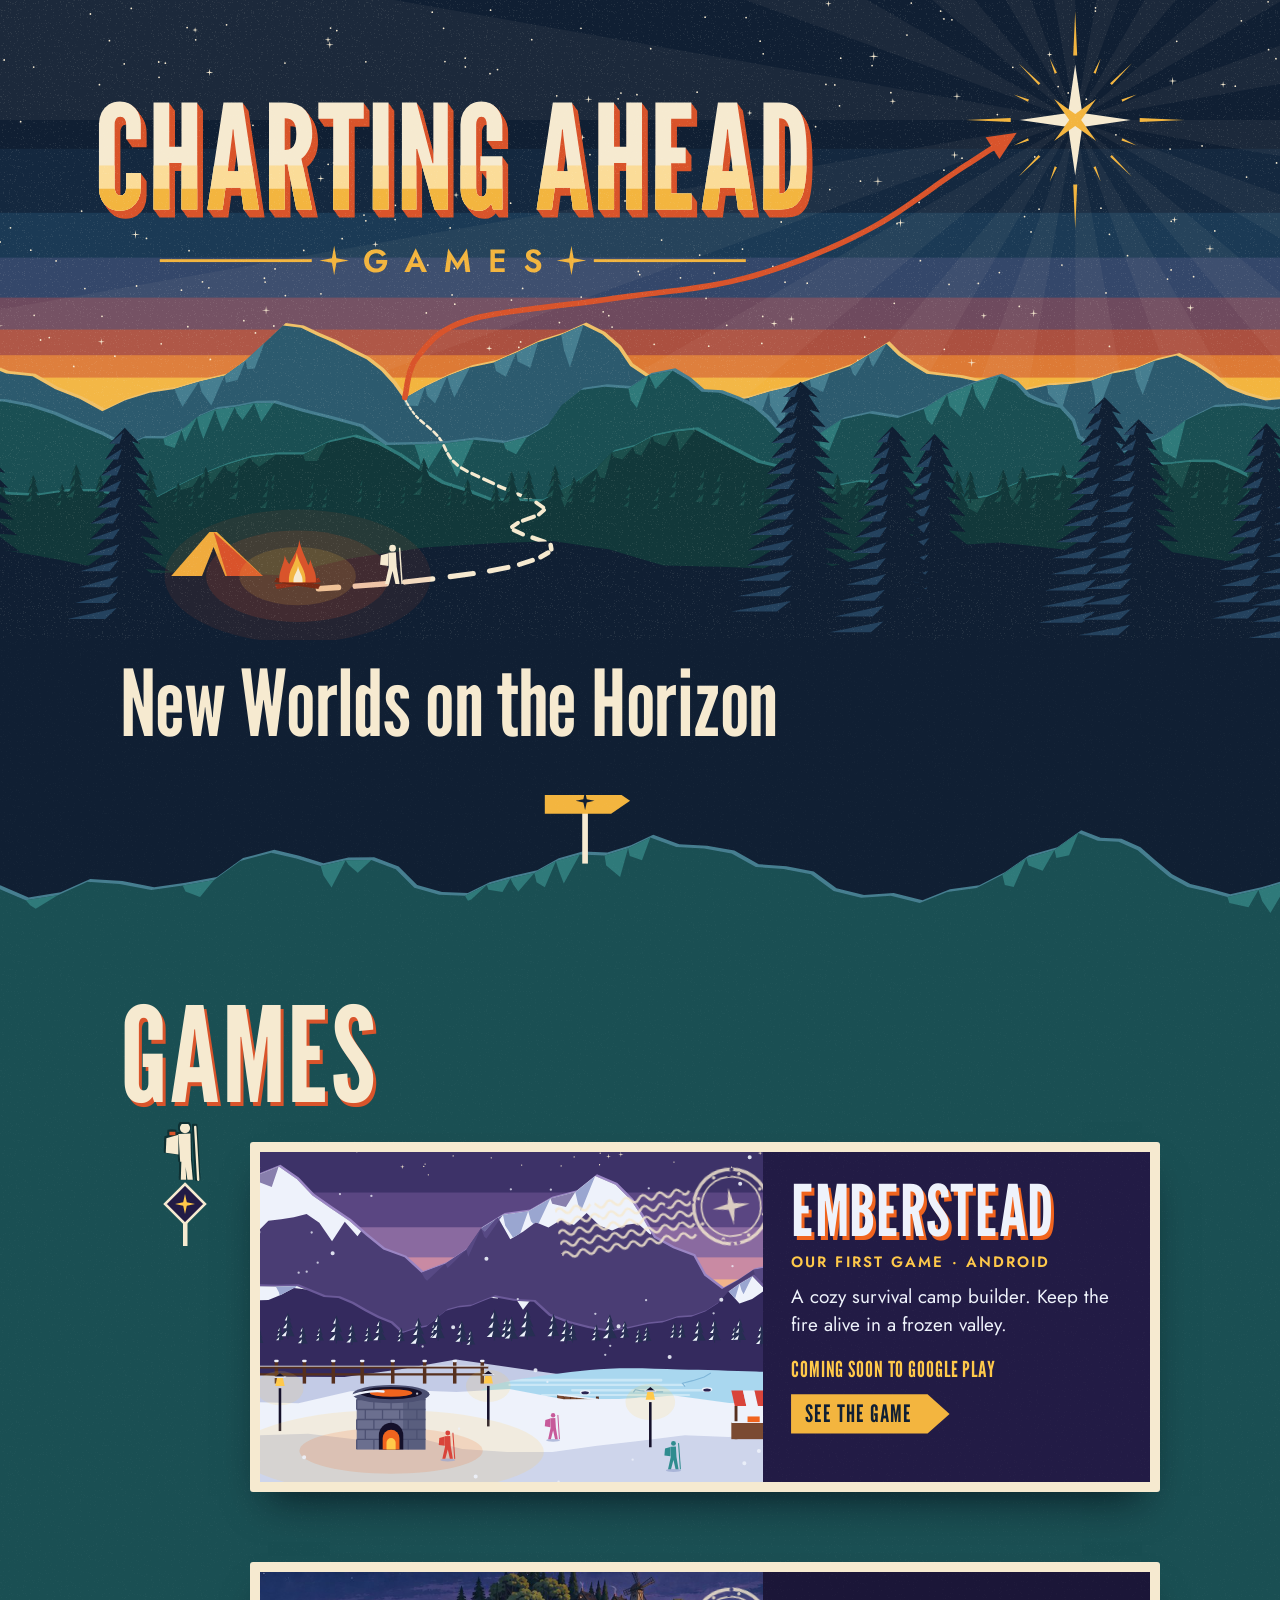
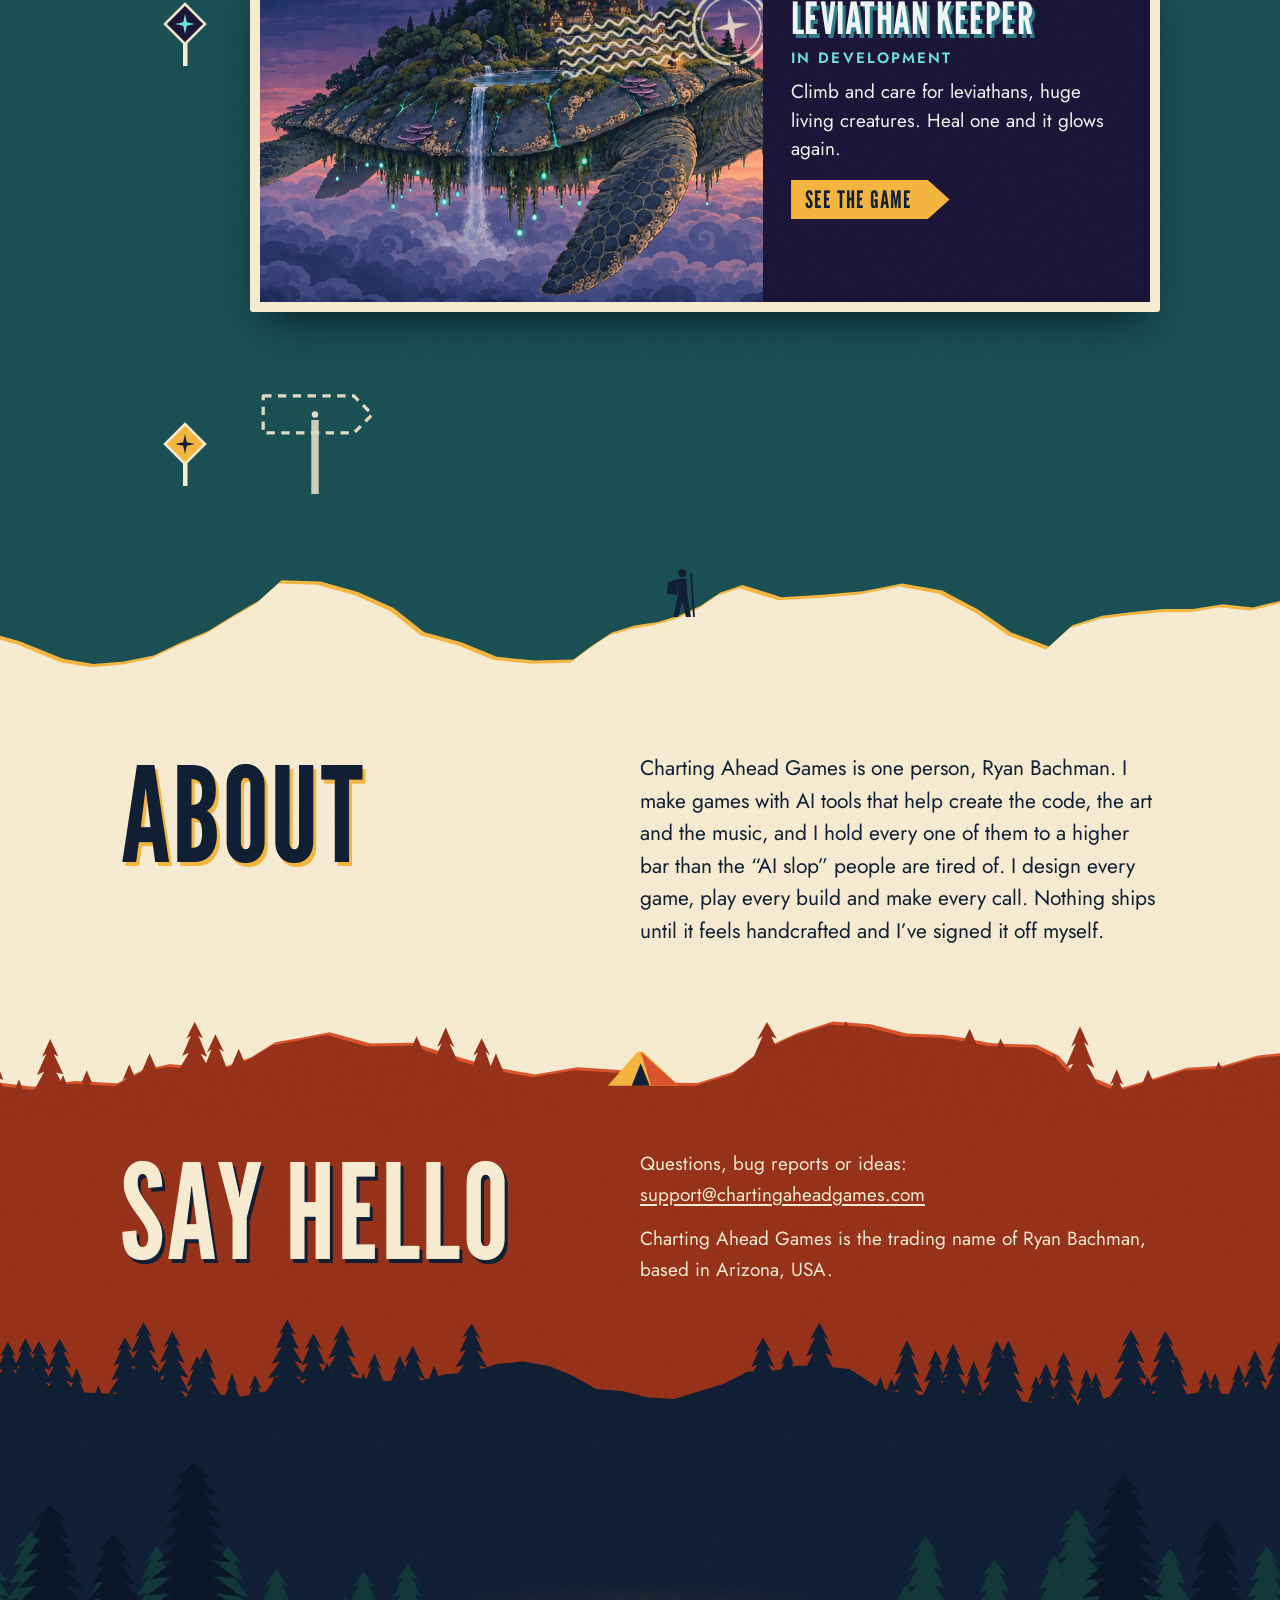
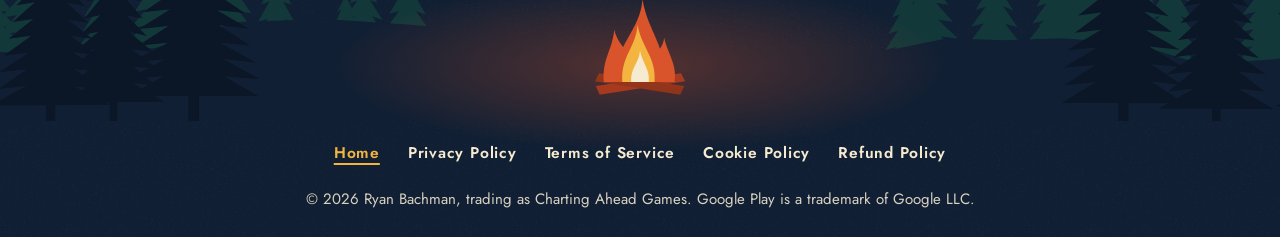
<file: index.html>
<!doctype html>
<html lang="en">
<head>
  <meta charset="utf-8">
  <meta name="viewport" content="width=device-width, initial-scale=1">
  <title>Charting Ahead Games</title>
  <meta name="description" content="Charting Ahead Games makes indie games. New worlds on the horizon.">
  <meta name="theme-color" content="#101f33">
  <link rel="canonical" href="https://chartingaheadgames.com/">
  <meta property="og:type" content="website">
  <meta property="og:site_name" content="Charting Ahead Games">
  <meta property="og:title" content="Charting Ahead Games">
  <meta property="og:description" content="Charting Ahead Games makes indie games. New worlds on the horizon.">
  <meta property="og:url" content="https://chartingaheadgames.com/">
  <meta property="og:image" content="https://chartingaheadgames.com/assets/share.jpg">
  <meta property="og:image:width" content="1200">
  <meta property="og:image:height" content="630">
  <meta name="twitter:card" content="summary_large_image">
  <link rel="icon" href="favicon.ico" sizes="32x32">
  <link rel="icon" href="assets/icon.svg" type="image/svg+xml">
  <link rel="apple-touch-icon" href="apple-touch-icon.png">
  <link rel="stylesheet" href="style.css">
  <script src="site.js" defer></script>
</head>
<body class="home" style="--h-phone: 150.49vw; --h-wide: 50vw; --aw: 2">
  <a class="skip" href="#main">Skip to main content</a>
  <div class="sky" aria-hidden="true"><span class="sky-dusk"></span><span class="sky-night"></span></div>
  <header class="hero">
    <div class="poster" data-poster style="--ar-phone: 824 / 1240; --fx-p: 18.95%; --fy-p: 84.72%; --fw-p: 16.46%; --fx-w: 0.1901; --fy-w: 0.7857; --fw-w: 0.0848">
      <picture class="layer l-title" data-speed="0.3" style="--speed:0.3"><source media="(min-width: 900px), (min-aspect-ratio: 1/1)" srcset="assets/hero/title-wide.svg" width="1600" height="800"><img src="assets/hero/title-phone.svg" width="824" height="1240" alt="Charting Ahead Games: a dotted trail leaves a campfire and becomes an ember route rising across a starry night sky toward a guiding star."></picture>
      <picture class="layer l-far" data-speed="0.2" style="--speed:0.2"><source media="(min-width: 900px), (min-aspect-ratio: 1/1)" srcset="assets/hero/far-wide.svg" width="1600" height="800"><img src="assets/hero/far-phone.svg" width="824" height="1240" alt=""></picture>
      <picture class="layer l-mid" data-speed="0.13" style="--speed:0.13"><source media="(min-width: 900px), (min-aspect-ratio: 1/1)" srcset="assets/hero/mid-wide.svg" width="1600" height="800"><img src="assets/hero/mid-phone.svg" width="824" height="1240" alt=""></picture>
      <picture class="layer l-near" data-speed="0.07" style="--speed:0.07"><source media="(min-width: 900px), (min-aspect-ratio: 1/1)" srcset="assets/hero/near-wide.svg" width="1600" height="800"><img src="assets/hero/near-phone.svg" width="824" height="1240" alt=""></picture>
      <picture class="layer l-fore" data-speed="0" style="--speed:0"><source media="(min-width: 900px), (min-aspect-ratio: 1/1)" srcset="assets/hero/fore-wide.svg" width="1600" height="800"><img src="assets/hero/fore-phone.svg" width="824" height="1240" alt=""></picture>
      <span class="fire" data-fire="Stoke the campfire"></span>
    </div>
  </header>
  <main id="main" tabindex="-1">
    <h1 class="sr-only">Charting Ahead Games</h1>
    <p class="lead">New Worlds on the Horizon</p>

    <section class="band games" id="games" aria-labelledby="games-title" data-trail>
      <h2 id="games-title">Games</h2>
      <ol class="stops">
      <li class="stop game-emberstead" style="--len: 10">
        <span class="marker" aria-hidden="true"></span>
        <article class="game-card">
          <div class="card-art" style="view-transition-name: art-emberstead"><img src="assets/games/emberstead/card.svg" width="1360" height="570" alt="" decoding="async"><span class="postmark" aria-hidden="true"></span></div>
          <div class="card-text">
            <h3 style="view-transition-name: name-emberstead"><a href="emberstead/">Emberstead</a></h3>
            <p class="tag">Our first game · Android</p>
            <p class="line">A cozy survival camp builder. Keep the fire alive in a frozen valley.</p>
            <p class="status">Coming soon to Google Play</p>
            <span class="go" aria-hidden="true">See the game</span>
          </div>
        </article>
      </li>
      <li class="stop game-leviathan-keeper" style="--len: 16">
        <span class="marker" aria-hidden="true"></span>
        <article class="game-card">
          <div class="card-art" style="view-transition-name: art-leviathan-keeper"><img src="assets/games/leviathan-keeper/card.jpg" srcset="assets/games/leviathan-keeper/card.jpg 1280w, assets/games/leviathan-keeper/card-2x.jpg 2560w" sizes="(min-width: 2200px) 760px, (min-width: 900px) 640px, 94vw" width="1280" height="536" alt="" decoding="async"><span class="postmark" aria-hidden="true"></span></div>
          <div class="card-text">
            <h3 style="view-transition-name: name-leviathan-keeper"><a href="leviathan-keeper/">Leviathan Keeper</a></h3>
            <p class="tag">In development</p>
            <p class="line">Climb and care for leviathans, huge living creatures. Heal one and it glows again.</p>
            
            <span class="go" aria-hidden="true">See the game</span>
          </div>
        </article>
      </li>
      <li class="stop stop-next" aria-hidden="true"><span class="marker"></span><span class="next-sign"></span></li>
      </ol>
    </section>

    <section class="card about">
      <h2>About</h2>
      <p>Charting Ahead Games is one person, Ryan Bachman. I make games with AI tools that help create the code, the art and the music, and I hold every one of them to a higher bar than the “AI slop” people are tired of. I design every game, play every build and make every call. Nothing ships until it feels handcrafted and I’ve signed it off myself.</p>
    </section>

    <section class="card hello">
      <h2>Say hello</h2>
      <p>Questions, bug reports or ideas: <a href="mailto:support@chartingaheadgames.com">support@chartingaheadgames.com</a></p>
      <p>Charting Ahead Games is the trading name of Ryan Bachman, based in Arizona, USA.</p>
    </section>
  </main>
  <footer>
    <span class="camp"><span class="fire foot-fire" data-fire="Stoke the campfire"></span></span>
    <nav aria-label="Site pages">
      <a href="./" aria-current="page">Home</a>
      <a href="privacy.html">Privacy Policy</a>
      <a href="terms.html">Terms of Service</a>
      <a href="cookies.html">Cookie Policy</a>
      <a href="refunds.html">Refund Policy</a>
    </nav>
    <p>© 2026 Ryan Bachman, trading as Charting Ahead Games. Google Play is a trademark of Google LLC.</p>
  </footer>
</body>
</html>
</file>
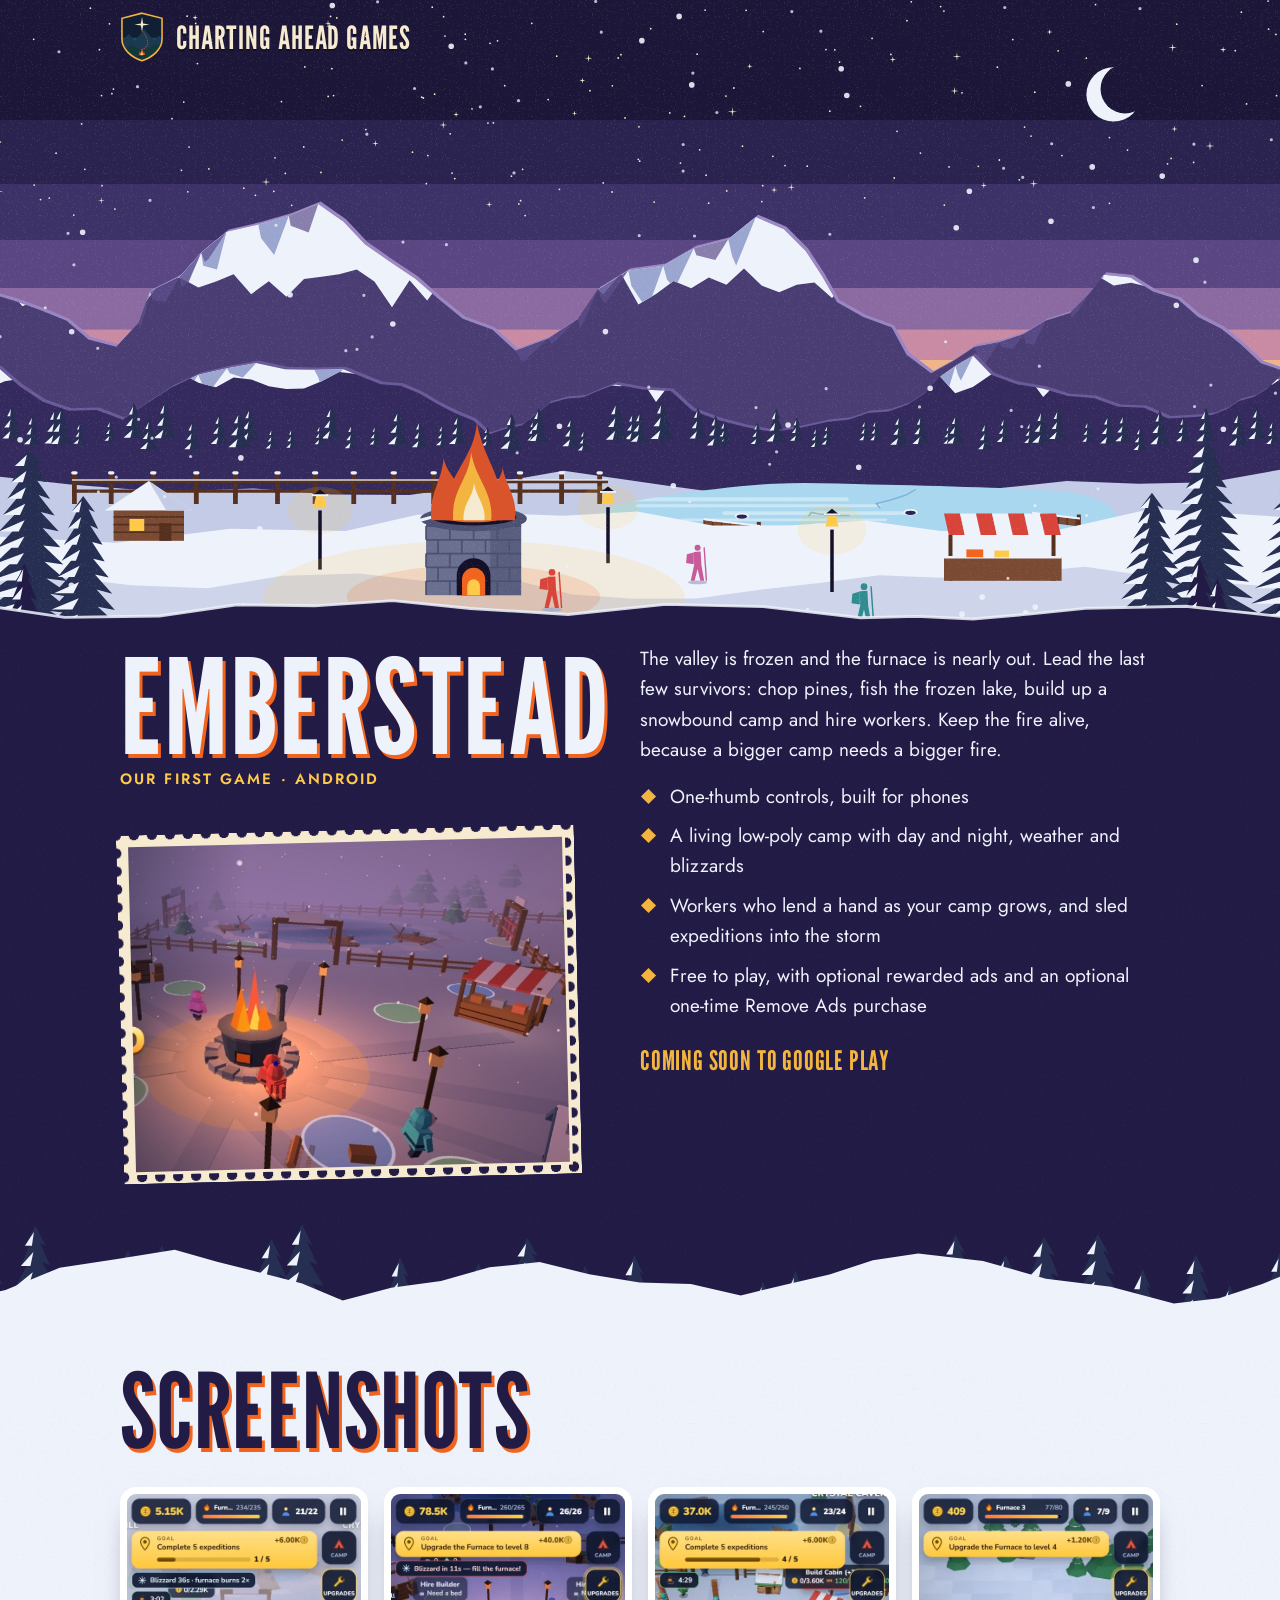
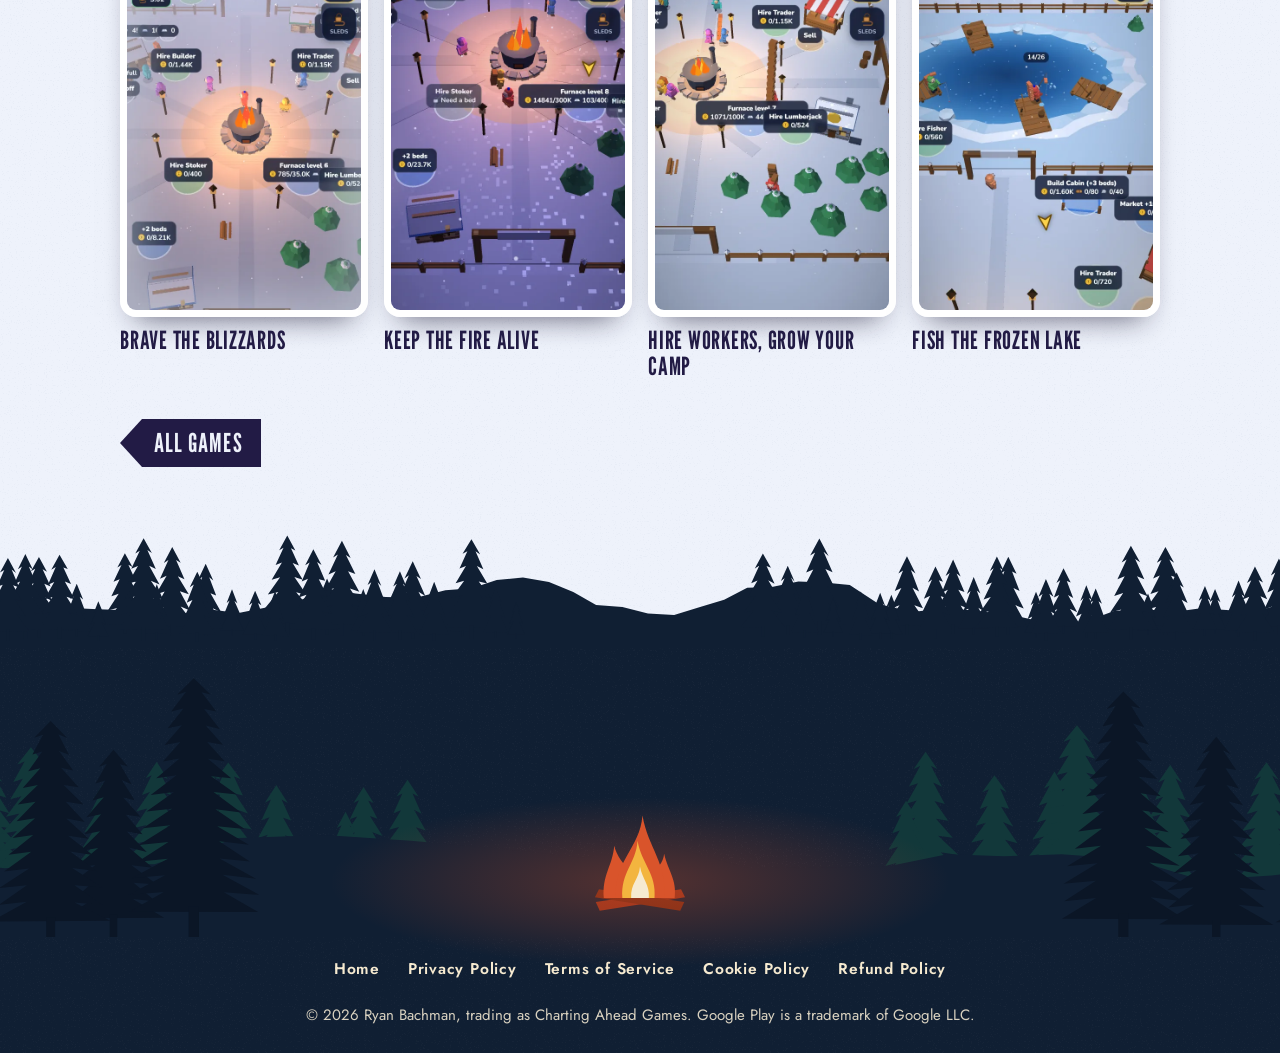
<file: emberstead/index.html>
<!doctype html>
<html lang="en">
<head>
  <meta charset="utf-8">
  <meta name="viewport" content="width=device-width, initial-scale=1">
  <title>Emberstead · Charting Ahead Games</title>
  <meta name="description" content="Emberstead is a cozy survival camp builder for Android, coming soon to Google Play.">
  <meta name="theme-color" content="#1c1738">
  <link rel="canonical" href="https://chartingaheadgames.com/emberstead/">
  <meta property="og:type" content="website">
  <meta property="og:site_name" content="Charting Ahead Games">
  <meta property="og:title" content="Emberstead">
  <meta property="og:description" content="Emberstead is a cozy survival camp builder for Android, coming soon to Google Play.">
  <meta property="og:url" content="https://chartingaheadgames.com/emberstead/">
  <meta property="og:image" content="https://chartingaheadgames.com/assets/games/emberstead/share.jpg">
  <meta property="og:image:width" content="1200">
  <meta property="og:image:height" content="630">
  <meta name="twitter:card" content="summary_large_image">
  <link rel="icon" href="../favicon.ico" sizes="32x32">
  <link rel="icon" href="../assets/icon.svg" type="image/svg+xml">
  <link rel="apple-touch-icon" href="../apple-touch-icon.png">
  <link rel="stylesheet" href="../style.css">
  <script src="../site.js" defer></script>
</head>
<body class="page-game page-emberstead game-emberstead" style="--h-phone: 126.21vw; --h-wide: 50.00vw; --aw: 2.0000">
  <a class="skip" href="#main">Skip to main content</a>
  <div class="sky" aria-hidden="true"><span class="sky-dusk"></span><span class="sky-night"></span></div>
  <header class="hero slim game-bar">
    <a href="../"><img src="../assets/crest.svg" width="56" height="64" alt="">Charting Ahead Games</a>
  </header>
  <main id="main" tabindex="-1" class="game">
    <div class="poster" data-poster style="view-transition-name: art-emberstead">
      <picture class="layer l-far" data-speed="0.2" style="--speed:0.2"><source media="(min-width: 900px), (min-aspect-ratio: 1/1)" srcset="../assets/games/emberstead/far-wide.svg" width="1600" height="800"><img src="../assets/games/emberstead/far-phone.svg" width="824" height="1040" alt=""></picture>
      <picture class="layer l-mid" data-speed="0.13" style="--speed:0.13"><source media="(min-width: 900px), (min-aspect-ratio: 1/1)" srcset="../assets/games/emberstead/mid-wide.svg" width="1600" height="800"><img src="../assets/games/emberstead/mid-phone.svg" width="824" height="1040" alt=""></picture>
      <picture class="layer l-near" data-speed="0.07" style="--speed:0.07"><source media="(min-width: 900px), (min-aspect-ratio: 1/1)" srcset="../assets/games/emberstead/near-wide.svg" width="1600" height="800"><img src="../assets/games/emberstead/near-phone.svg" width="824" height="1040" alt=""></picture>
      <picture class="layer l-fore" data-speed="0" style="--speed:0"><source media="(min-width: 900px), (min-aspect-ratio: 1/1)" srcset="../assets/games/emberstead/fore-wide.svg" width="1600" height="800"><img src="../assets/games/emberstead/fore-phone.svg" width="824" height="1040" alt=""></picture>
      <picture class="layer l-snow" data-speed="-0.1" style="--speed:-0.1"><source media="(min-width: 900px), (min-aspect-ratio: 1/1)" srcset="../assets/games/emberstead/snow-wide.svg" width="1600" height="800"><img src="../assets/games/emberstead/snow-phone.svg" width="824" height="1040" alt=""></picture>
      <span class="fire" data-fire="Stoke the furnace"></span>
    </div>
    <div class="game-body">
      <h1 style="view-transition-name: name-emberstead">Emberstead</h1>
      <p class="tag">Our first game · Android</p>
      <img class="plate" src="../assets/games/emberstead/feature.jpg" srcset="../assets/games/emberstead/feature.jpg 720w, ../assets/games/emberstead/feature-2x.jpg 1440w" sizes="(min-width: 2200px) 650px, (min-width: 1500px) 545px, (min-width: 900px) 44vw, 92vw" width="720" height="540" alt="">
      <p>The valley is frozen and the furnace is nearly out. Lead the last few survivors: chop pines, fish the frozen lake, build up a snowbound camp and hire workers. Keep the fire alive, because a bigger camp needs a bigger fire.</p>
      <ul>
        <li>One-thumb controls, built for phones</li>
        <li>A living low-poly camp with day and night, weather and blizzards</li>
        <li>Workers who lend a hand as your camp grows, and sled expeditions into the storm</li>
        <li>Free to play, with optional rewarded ads and an optional one-time Remove Ads purchase</li>
      </ul>
      <span class="badge">Coming soon to Google Play</span>
    </div>
    <section class="shots" aria-labelledby="shots-title">
      <h2 id="shots-title">Screenshots</h2>
      <ul class="shot-strip" tabindex="0" aria-labelledby="shots-title">
        <li><figure><picture><source type="image/webp" srcset="../assets/games/emberstead/03-blizzard.webp 540w, ../assets/games/emberstead/03-blizzard-2x.webp 1080w" sizes="(min-width: 2200px) 350px, (min-width: 900px) 290px, 62vw"><img src="../assets/games/emberstead/03-blizzard.jpg" width="540" height="960" alt="A blizzard hazes the camp at dusk as workers carry logs, and a banner warns that the furnace now burns twice as fast." loading="lazy" decoding="async"></picture><figcaption>Brave the blizzards</figcaption></figure></li>
        <li><figure><picture><source type="image/webp" srcset="../assets/games/emberstead/04-night-camp.webp 540w, ../assets/games/emberstead/04-night-camp-2x.webp 1080w" sizes="(min-width: 2200px) 350px, (min-width: 900px) 290px, 62vw"><img src="../assets/games/emberstead/04-night-camp.jpg" width="540" height="960" alt="Nightfall in a snowy camp: the furnace glows orange while workers haul wood and stone past lamp posts and pines." loading="lazy" decoding="async"></picture><figcaption>Keep the fire alive</figcaption></figure></li>
        <li><figure><picture><source type="image/webp" srcset="../assets/games/emberstead/05-developed-camp.webp 540w, ../assets/games/emberstead/05-developed-camp-2x.webp 1080w" sizes="(min-width: 2200px) 350px, (min-width: 900px) 290px, 62vw"><img src="../assets/games/emberstead/05-developed-camp.jpg" width="540" height="960" alt="A busy winter camp by day: a stone furnace, a market stall, cabins and workers carrying wood, fish and stone." loading="lazy" decoding="async"></picture><figcaption>Hire workers, grow your camp</figcaption></figure></li>
        <li><figure><picture><source type="image/webp" srcset="../assets/games/emberstead/06-lake.webp 540w, ../assets/games/emberstead/06-lake-2x.webp 1080w" sizes="(min-width: 2200px) 350px, (min-width: 900px) 290px, 62vw"><img src="../assets/games/emberstead/06-lake.jpg" width="540" height="960" alt="The frozen lake with fishing holes and wooden docks, where a fisher works and the leader hauls a stack of fish." loading="lazy" decoding="async"></picture><figcaption>Fish the frozen lake</figcaption></figure></li>
      </ul>
      <p class="back"><a href="../#games">All games</a></p>
    </section>
  </main>
  <footer>
    <span class="camp"><span class="fire foot-fire" data-fire="Stoke the campfire"></span></span>
    <nav aria-label="Site pages">
      <a href="../">Home</a>
      <a href="../privacy.html">Privacy Policy</a>
      <a href="../terms.html">Terms of Service</a>
      <a href="../cookies.html">Cookie Policy</a>
      <a href="../refunds.html">Refund Policy</a>
    </nav>
    <p>© 2026 Ryan Bachman, trading as Charting Ahead Games. Google Play is a trademark of Google LLC.</p>
  </footer>
</body>
</html>
</file>
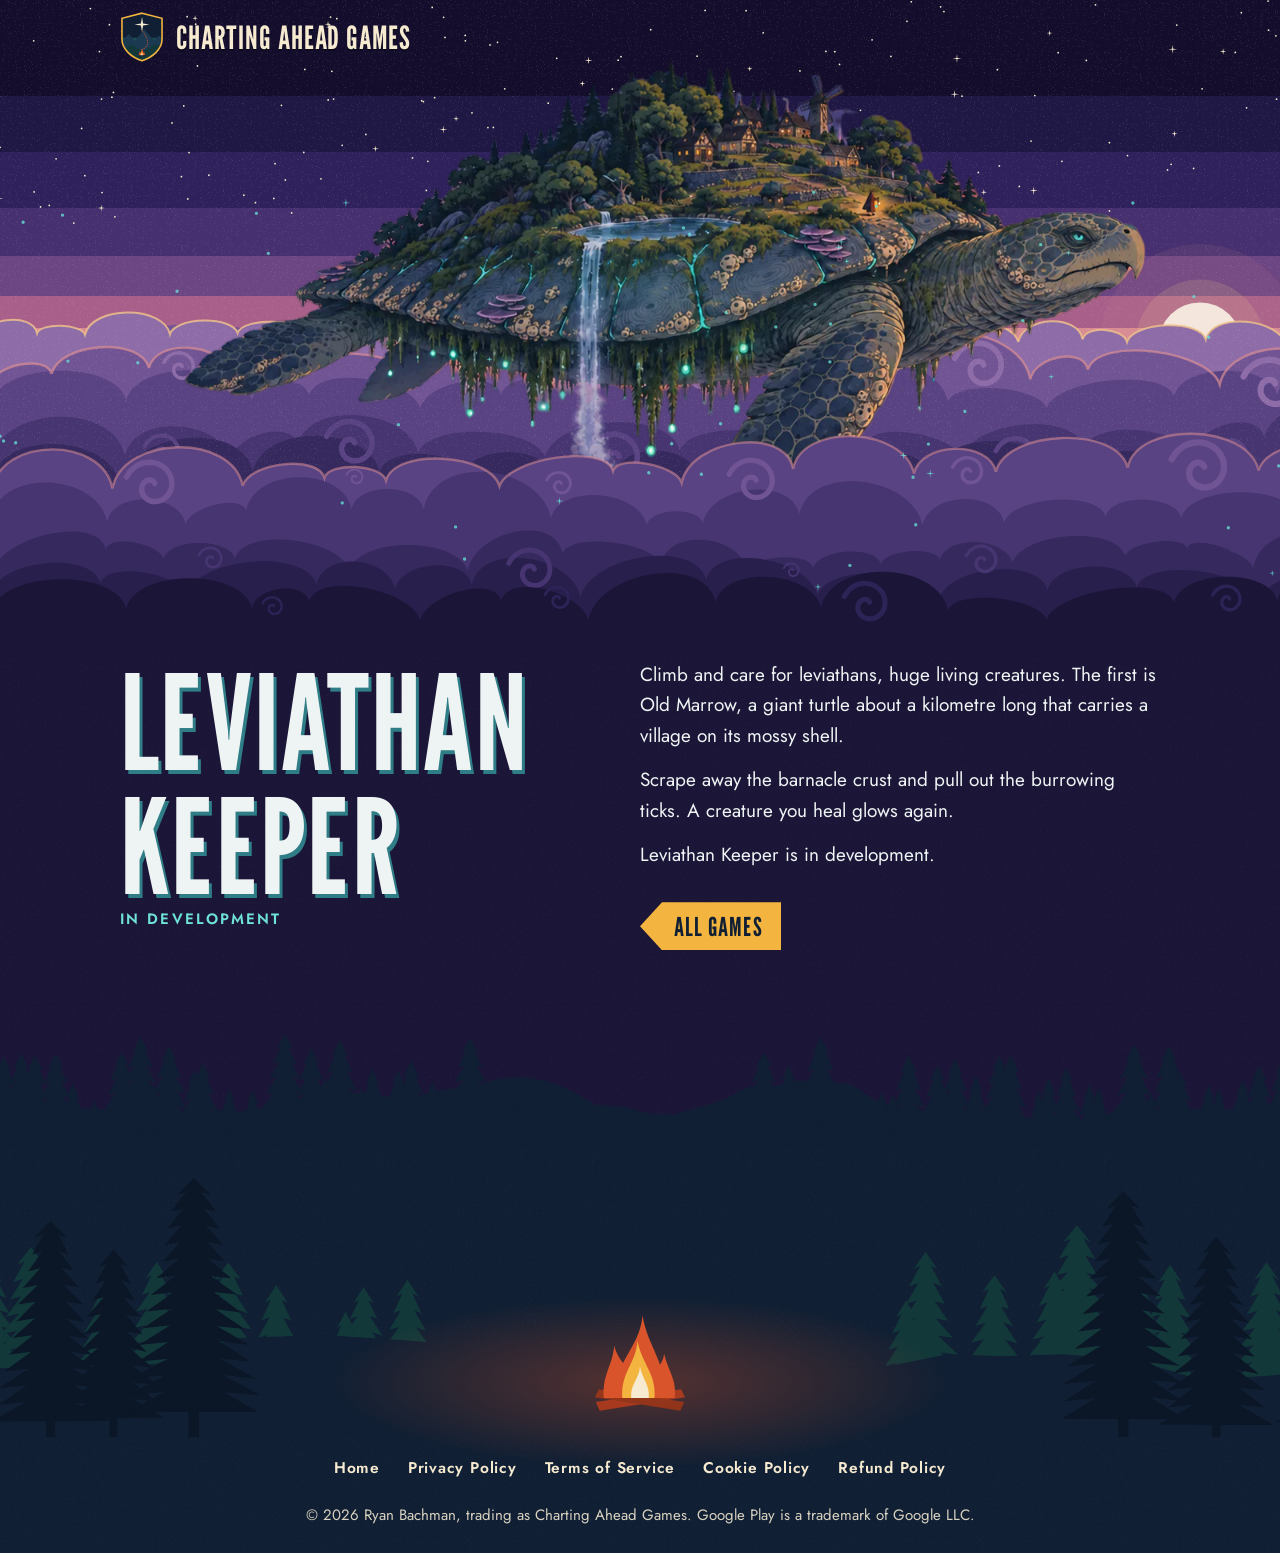
<file: leviathan-keeper/index.html>
<!doctype html>
<html lang="en">
<head>
  <meta charset="utf-8">
  <meta name="viewport" content="width=device-width, initial-scale=1">
  <title>Leviathan Keeper · Charting Ahead Games</title>
  <meta name="description" content="Leviathan Keeper is in development at Charting Ahead Games.">
  <meta name="theme-color" content="#1b1638">
  <link rel="canonical" href="https://chartingaheadgames.com/leviathan-keeper/">
  <meta property="og:type" content="website">
  <meta property="og:site_name" content="Charting Ahead Games">
  <meta property="og:title" content="Leviathan Keeper">
  <meta property="og:description" content="Leviathan Keeper is in development at Charting Ahead Games.">
  <meta property="og:url" content="https://chartingaheadgames.com/leviathan-keeper/">
  <meta property="og:image" content="https://chartingaheadgames.com/assets/games/leviathan-keeper/share.jpg">
  <meta property="og:image:width" content="1200">
  <meta property="og:image:height" content="630">
  <meta name="twitter:card" content="summary_large_image">
  <link rel="icon" href="../favicon.ico" sizes="32x32">
  <link rel="icon" href="../assets/icon.svg" type="image/svg+xml">
  <link rel="apple-touch-icon" href="../apple-touch-icon.png">
  <link rel="stylesheet" href="../style.css">
  <script src="../site.js" defer></script>
</head>
<body class="page-game page-leviathan-keeper game-leviathan-keeper" style="--h-phone: 87.38vw; --h-wide: 51.25vw; --aw: 1.9512">
  <a class="skip" href="#main">Skip to main content</a>
  <div class="sky" aria-hidden="true"><span class="sky-dusk"></span><span class="sky-night"></span></div>
  <header class="hero slim game-bar">
    <a href="../"><img src="../assets/crest.svg" width="56" height="64" alt="">Charting Ahead Games</a>
  </header>
  <main id="main" tabindex="-1" class="game">
    <div class="poster" data-poster style="view-transition-name: art-leviathan-keeper">
      <picture class="layer l-far" data-speed="0.24" style="--speed:0.24"><source media="(min-width: 900px), (min-aspect-ratio: 1/1)" srcset="../assets/games/leviathan-keeper/far-wide.svg" width="1600" height="820"><img src="../assets/games/leviathan-keeper/far-phone.svg" width="824" height="720" alt=""></picture>
      <picture class="layer l-mid" data-speed="0.14" style="--speed:0.14"><source media="(min-width: 900px), (min-aspect-ratio: 1/1)" srcset="../assets/games/leviathan-keeper/mid-wide.svg" width="1600" height="820"><img src="../assets/games/leviathan-keeper/mid-phone.svg" width="824" height="720" alt=""></picture>
      <picture class="layer l-near raster" data-speed="0" style="--speed:0"><source media="(min-width: 900px), (min-aspect-ratio: 1/1)" type="image/webp" srcset="../assets/games/leviathan-keeper/near-wide.webp 1600w, ../assets/games/leviathan-keeper/near-wide-2x.webp 3200w, ../assets/games/leviathan-keeper/near-wide-3x.webp 4800w" sizes="(min-aspect-ratio: 1600/820) 195.1vh, 100vw" width="1600" height="820"><source media="(min-width: 900px), (min-aspect-ratio: 1/1)" srcset="../assets/games/leviathan-keeper/near-wide.png" width="1600" height="820"><source type="image/webp" srcset="../assets/games/leviathan-keeper/near-phone.webp 824w, ../assets/games/leviathan-keeper/near-phone-2x.webp 1648w, ../assets/games/leviathan-keeper/near-phone-3x.webp 2472w" sizes="100vw" width="824" height="720"><img src="../assets/games/leviathan-keeper/near-phone.png" width="824" height="720" alt=""></picture>
      <picture class="layer l-fore" data-speed="0" style="--speed:0"><source media="(min-width: 900px), (min-aspect-ratio: 1/1)" srcset="../assets/games/leviathan-keeper/fore-wide.svg" width="1600" height="820"><img src="../assets/games/leviathan-keeper/fore-phone.svg" width="824" height="720" alt=""></picture>
      <picture class="layer l-snow" data-speed="-0.1" style="--speed:-0.1"><source media="(min-width: 900px), (min-aspect-ratio: 1/1)" srcset="../assets/games/leviathan-keeper/snow-wide.svg" width="1600" height="820"><img src="../assets/games/leviathan-keeper/snow-phone.svg" width="824" height="720" alt=""></picture>
      <span class="glow-spot" data-fire="Heal Old Marrow"></span>
    </div>
    <div class="game-body">
      <h1 style="view-transition-name: name-leviathan-keeper">Leviathan Keeper</h1>
      <p class="tag">In development</p>
      <p>Climb and care for leviathans, huge living creatures. The first is Old Marrow, a giant turtle about a kilometre long that carries a village on its mossy shell.</p>
      <p>Scrape away the barnacle crust and pull out the burrowing ticks. A creature you heal glows again.</p>
      <p>Leviathan Keeper is in development.</p>
      <p class="back"><a href="../#games">All games</a></p>
    </div>
  </main>
  <footer>
    <span class="camp"><span class="fire foot-fire" data-fire="Stoke the campfire"></span></span>
    <nav aria-label="Site pages">
      <a href="../">Home</a>
      <a href="../privacy.html">Privacy Policy</a>
      <a href="../terms.html">Terms of Service</a>
      <a href="../cookies.html">Cookie Policy</a>
      <a href="../refunds.html">Refund Policy</a>
    </nav>
    <p>© 2026 Ryan Bachman, trading as Charting Ahead Games. Google Play is a trademark of Google LLC.</p>
  </footer>
</body>
</html>
</file>
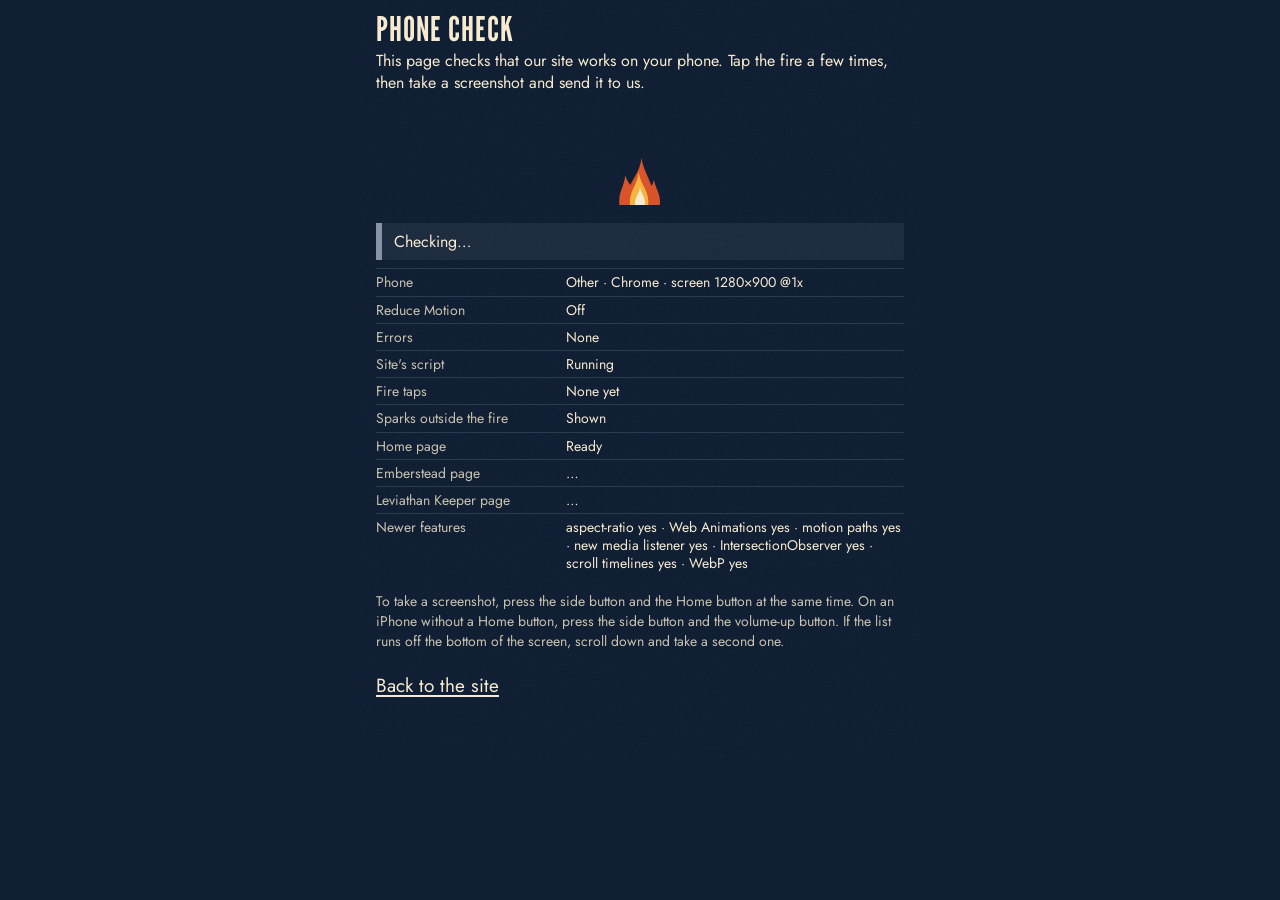
<file: phone-check/index.html>
<!doctype html>
<html lang="en">
<head>
<meta charset="utf-8">
<meta name="viewport" content="width=device-width, initial-scale=1">
<meta name="robots" content="noindex">
<title>Phone check · Charting Ahead Games</title>
<link rel="icon" href="../assets/icon.svg" type="image/svg+xml">
<link rel="stylesheet" href="../style.css">
<script src="check.js"></script>
<script src="../site.js" defer></script>
<style>
  .check main { max-width: 560px; margin: 0 auto; padding: 12px 16px 40px; }
  .check h1 { margin: 0; font: 400 34px/1 'League Gothic', 'Arial Narrow', Impact, sans-serif; letter-spacing: .03em; text-transform: uppercase; color: var(--cream); }
  .check .lede { margin: 4px 0 0; font-size: 16px; line-height: 1.4; }
  .check-fire { position: relative; height: 128px; }
  .check-fire .fire { left: 50%; top: 22px; width: 120px; height: 100px; margin-left: -60px; }
  .verdict { margin: 0 0 8px; padding: 8px 12px; border-left: 6px solid #8a93a6; background: rgba(255, 255, 255, .06); font-size: 16px; line-height: 1.35; }
  .verdict.ok { border-left-color: #6fd08c; }
  .verdict.bad { border-left-color: #ff8a5c; }
  .check dl { margin: 0; font-size: 14px; line-height: 1.3; }
  .check dl div { display: -webkit-box; display: -webkit-flex; display: flex; padding: 4px 0; border-top: 1px solid rgba(255, 255, 255, .12); }
  .check dt { -webkit-flex: 0 0 36%; flex: 0 0 36%; padding-right: 10px; color: #c9c2b0; }
  .check dd { -webkit-flex: 1 1 auto; flex: 1 1 auto; margin: 0; overflow-wrap: break-word; word-wrap: break-word; min-width: 0; }
  .check .how { margin: 14px 0 6px; font-size: 14px; line-height: 1.45; color: #c9c2b0; }
  .check a { color: var(--cream); }
  .probe { position: fixed; left: 0; top: 0; width: 160px; height: 200px; opacity: 0; z-index: 99999; }
  .pages { position: fixed; left: -10000px; top: 0; width: 375px; height: 667px; overflow: hidden; }
  .pages iframe { width: 375px; height: 667px; border: 0; }
</style>
</head>
<body class="check">
<main>
<h1>Phone check</h1>
<p class="lede">This page checks that our site works on your phone. Tap the fire a few times, then take a screenshot and send it to us.</p>
<div class="check-fire"><span class="fire" data-fire="Stoke the campfire"></span></div>
<p id="verdict" class="verdict" aria-live="polite">Checking…</p>
<dl id="rows"></dl>
<p class="how">To take a screenshot, press the side button and the Home button at the same time. On an iPhone without a Home button, press the side button and the volume-up button. If the list runs off the bottom of the screen, scroll down and take a second one.</p>
<p><a href="../">Back to the site</a></p>
</main>
</body>
</html>
</file>
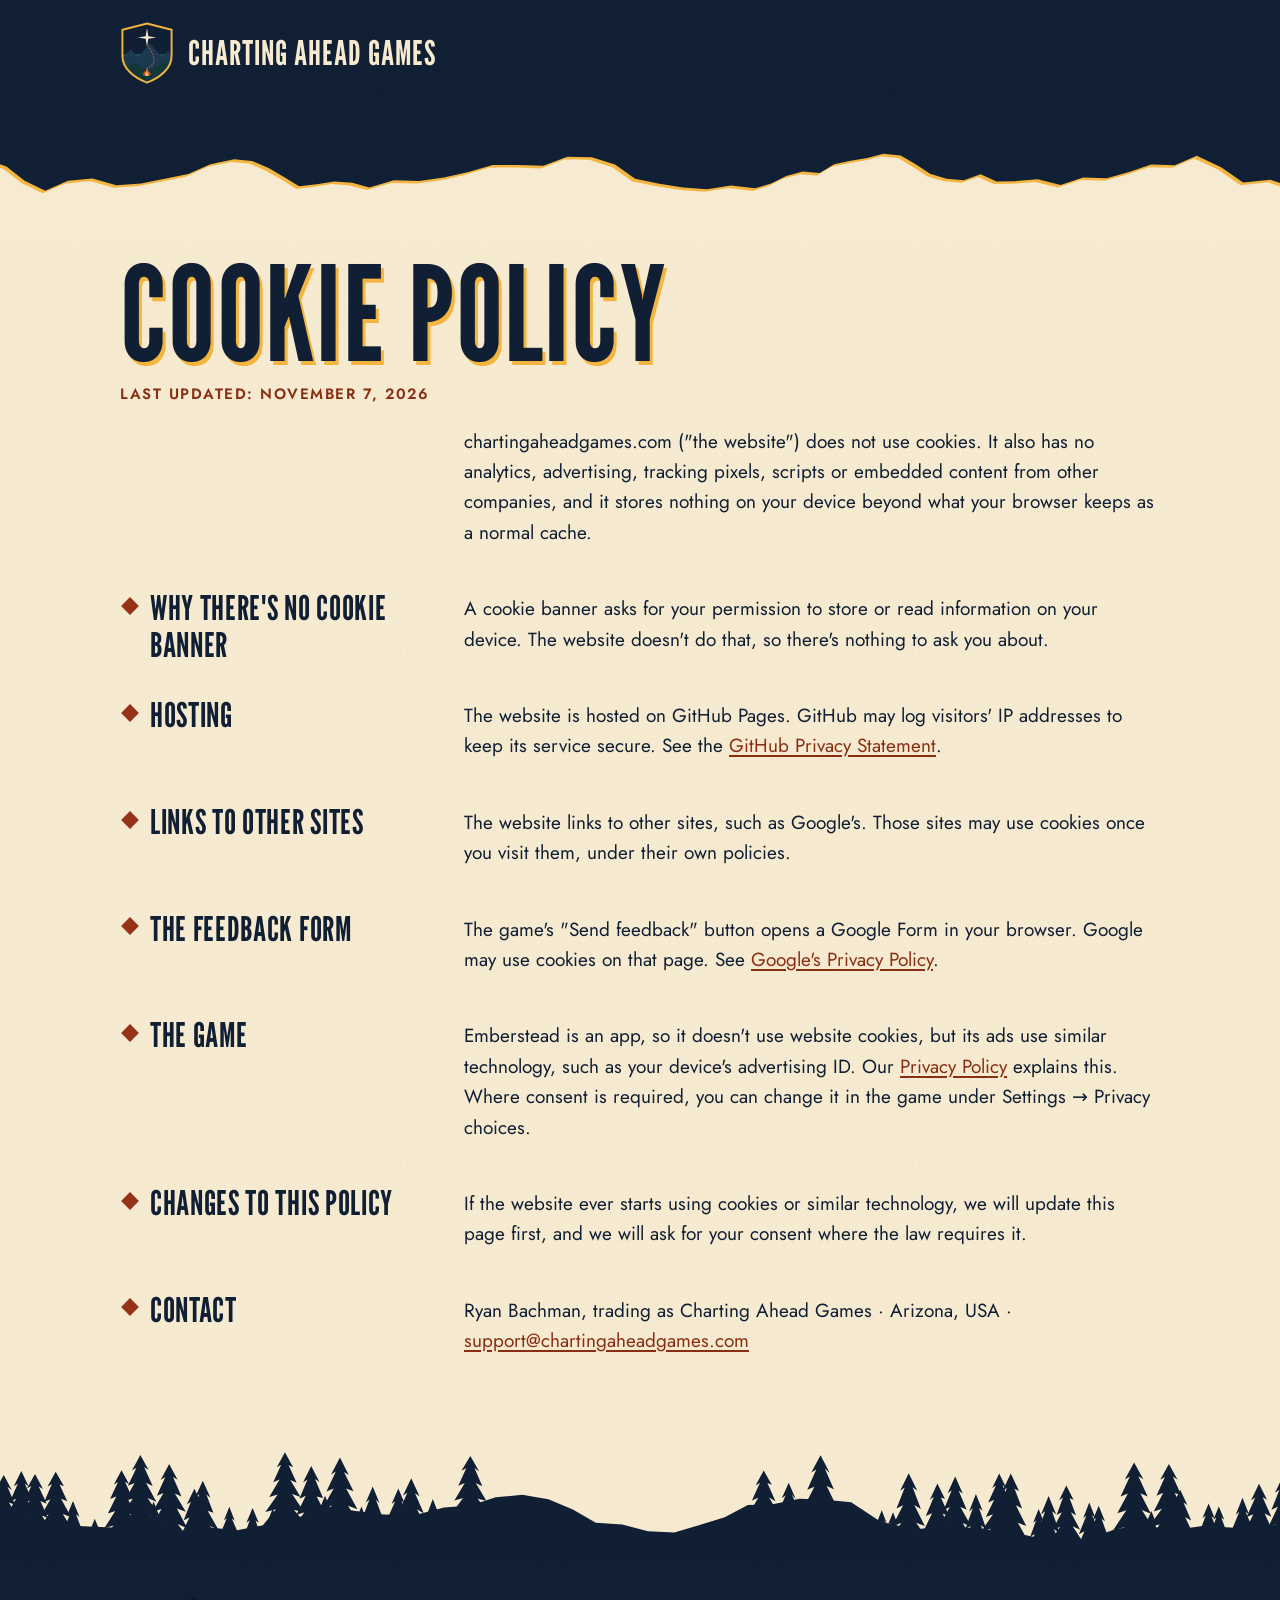
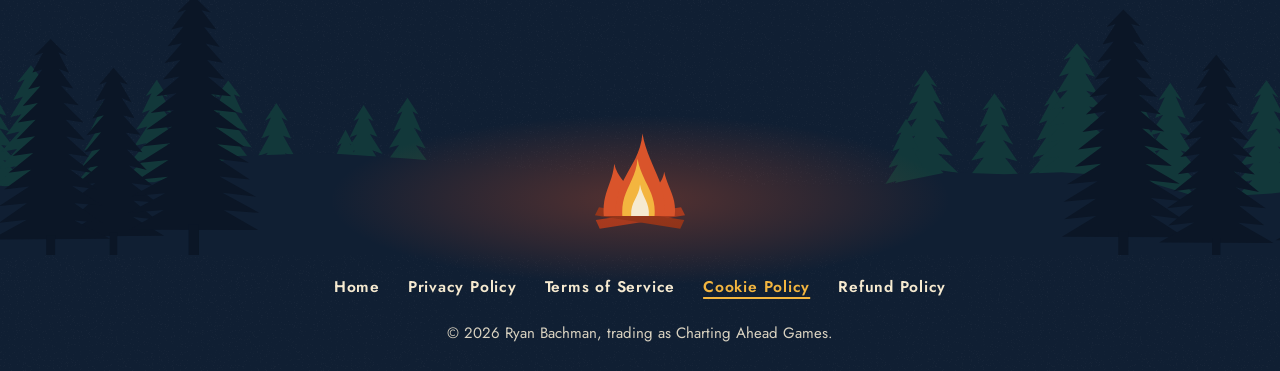
<file: cookies.html>
<!doctype html>
<html lang="en">
<head>
  <meta charset="utf-8">
  <meta name="viewport" content="width=device-width, initial-scale=1">
  <title>Cookie Policy · Charting Ahead Games</title>
  <meta name="description" content="This website uses no cookies or trackers. How that compares with the game, the feedback form and the sites we link to.">
  <meta name="theme-color" content="#101f33">
  <link rel="canonical" href="https://chartingaheadgames.com/cookies.html">
  <meta property="og:type" content="website">
  <meta property="og:site_name" content="Charting Ahead Games">
  <meta property="og:title" content="Cookie Policy · Charting Ahead Games">
  <meta property="og:description" content="This website uses no cookies or trackers. How that compares with the game, the feedback form and the sites we link to.">
  <meta property="og:url" content="https://chartingaheadgames.com/cookies.html">
  <meta property="og:image" content="https://chartingaheadgames.com/assets/share.jpg">
  <meta property="og:image:width" content="1200">
  <meta property="og:image:height" content="630">
  <meta name="twitter:card" content="summary_large_image">
  <link rel="icon" href="favicon.ico" sizes="32x32">
  <link rel="icon" href="assets/icon.svg" type="image/svg+xml">
  <link rel="apple-touch-icon" href="apple-touch-icon.png">
  <link rel="stylesheet" href="style.css">
  <script src="site.js" defer></script>
</head>
<body>
  <a class="skip" href="#main">Skip to main content</a>
  <header class="hero slim">
    <a href="./"><img src="assets/crest.svg" width="56" height="64" alt="">Charting Ahead Games</a>
  </header>
  <main id="main" class="policy" tabindex="-1">
    <h1>Cookie Policy</h1>
    <p class="updated">Last updated: November 7, 2026</p>

    <p>chartingaheadgames.com ("the website") does not use cookies. It also has no analytics, advertising, tracking pixels, scripts or embedded content from other companies, and it stores nothing on your device beyond what your browser keeps as a normal cache.</p>

    <h2>Why there's no cookie banner</h2>
    <p>A cookie banner asks for your permission to store or read information on your device. The website doesn't do that, so there's nothing to ask you about.</p>

    <h2>Hosting</h2>
    <p>The website is hosted on GitHub Pages. GitHub may log visitors' IP addresses to keep its service secure. See the <a href="https://docs.github.com/en/site-policy/privacy-policies/github-general-privacy-statement">GitHub Privacy Statement</a>.</p>

    <h2>Links to other sites</h2>
    <p>The website links to other sites, such as Google's. Those sites may use cookies once you visit them, under their own policies.</p>

    <h2>The feedback form</h2>
    <p>The game's "Send feedback" button opens a Google Form in your browser. Google may use cookies on that page. See <a href="https://policies.google.com/privacy">Google's Privacy Policy</a>.</p>

    <h2>The game</h2>
    <p>Emberstead is an app, so it doesn't use website cookies, but its ads use similar technology, such as your device's advertising ID. Our <a href="privacy.html">Privacy Policy</a> explains this. Where consent is required, you can change it in the game under Settings → Privacy choices.</p>

    <h2>Changes to this policy</h2>
    <p>If the website ever starts using cookies or similar technology, we will update this page first, and we will ask for your consent where the law requires it.</p>

    <h2>Contact</h2>
    <p>Ryan Bachman, trading as Charting Ahead Games · Arizona, USA · <a href="mailto:support@chartingaheadgames.com">support@chartingaheadgames.com</a></p>
  </main>
  <footer>
    <span class="camp"><span class="fire foot-fire" data-fire="Stoke the campfire"></span></span>
    <nav aria-label="Site pages">
      <a href="./">Home</a>
      <a href="privacy.html">Privacy Policy</a>
      <a href="terms.html">Terms of Service</a>
      <a href="cookies.html" aria-current="page">Cookie Policy</a>
      <a href="refunds.html">Refund Policy</a>
    </nav>
    <p>© 2026 Ryan Bachman, trading as Charting Ahead Games.</p>
  </footer>
</body>
</html>
</file>
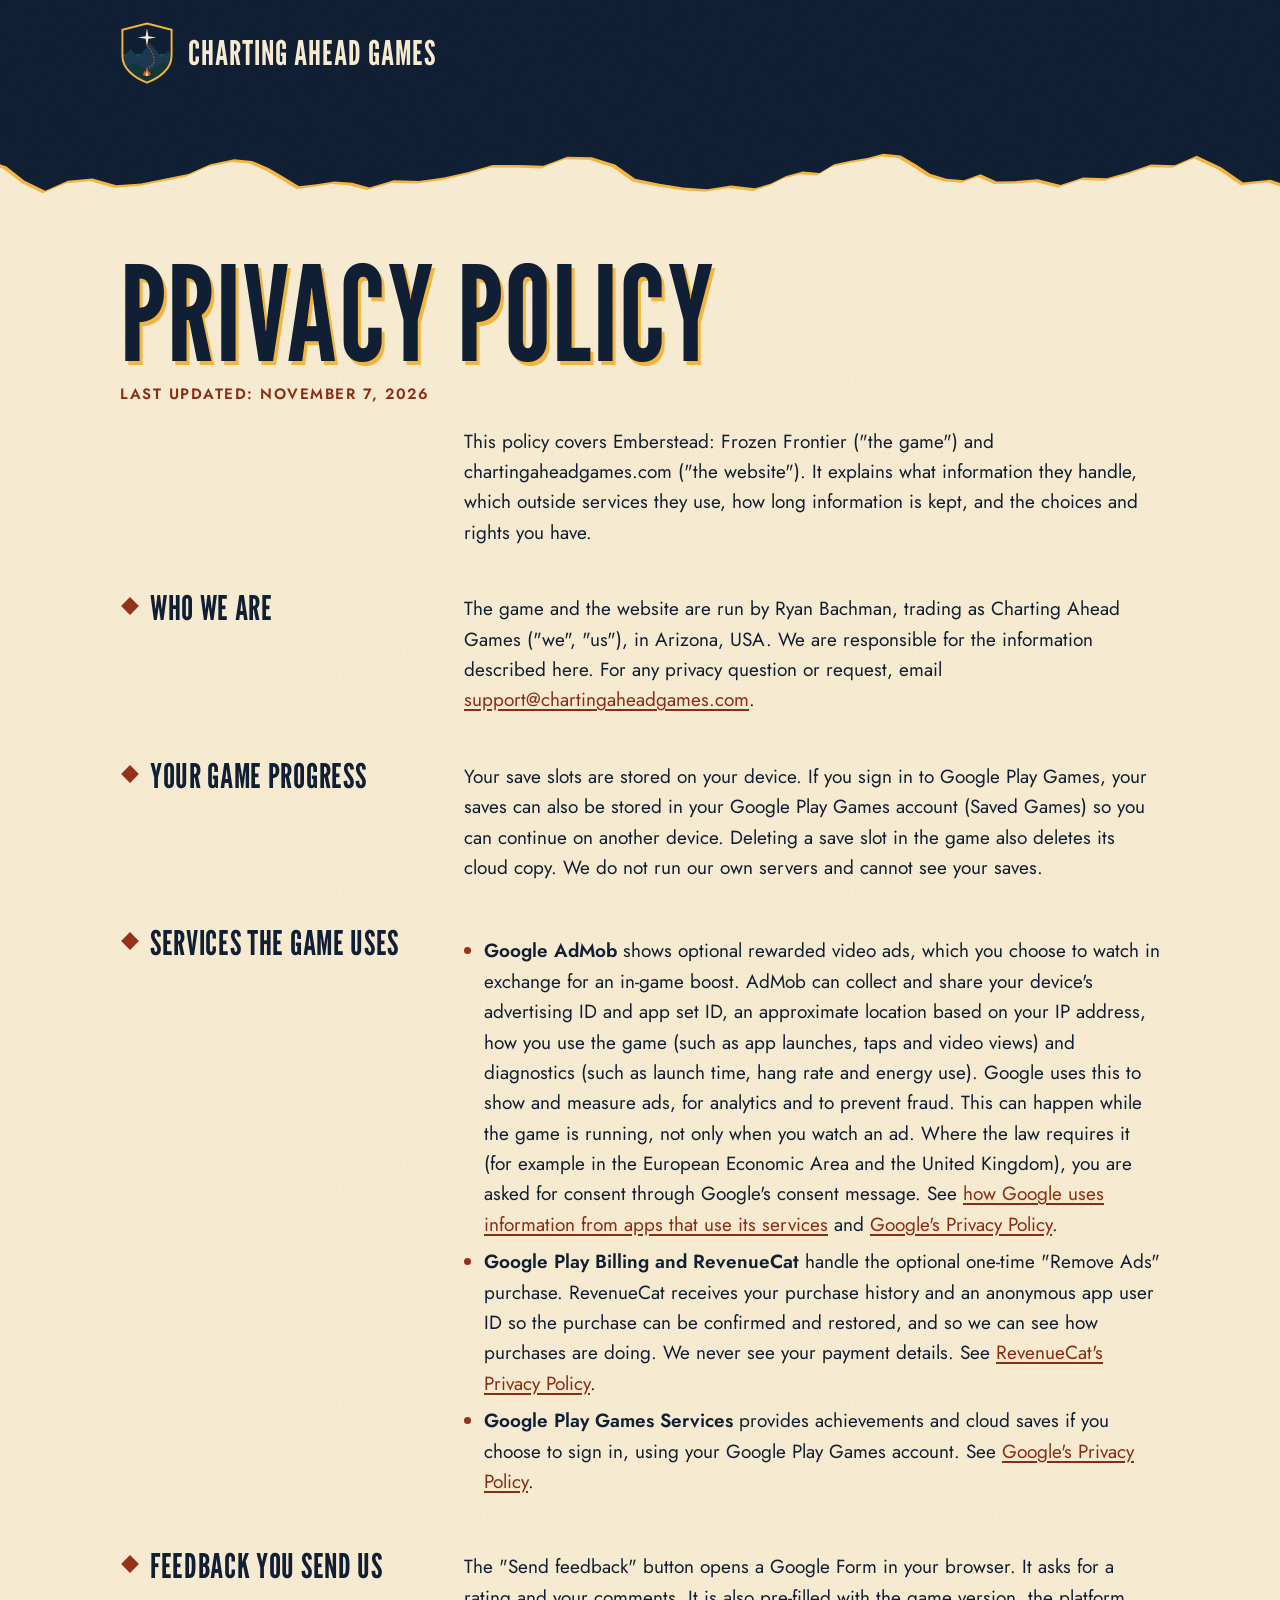
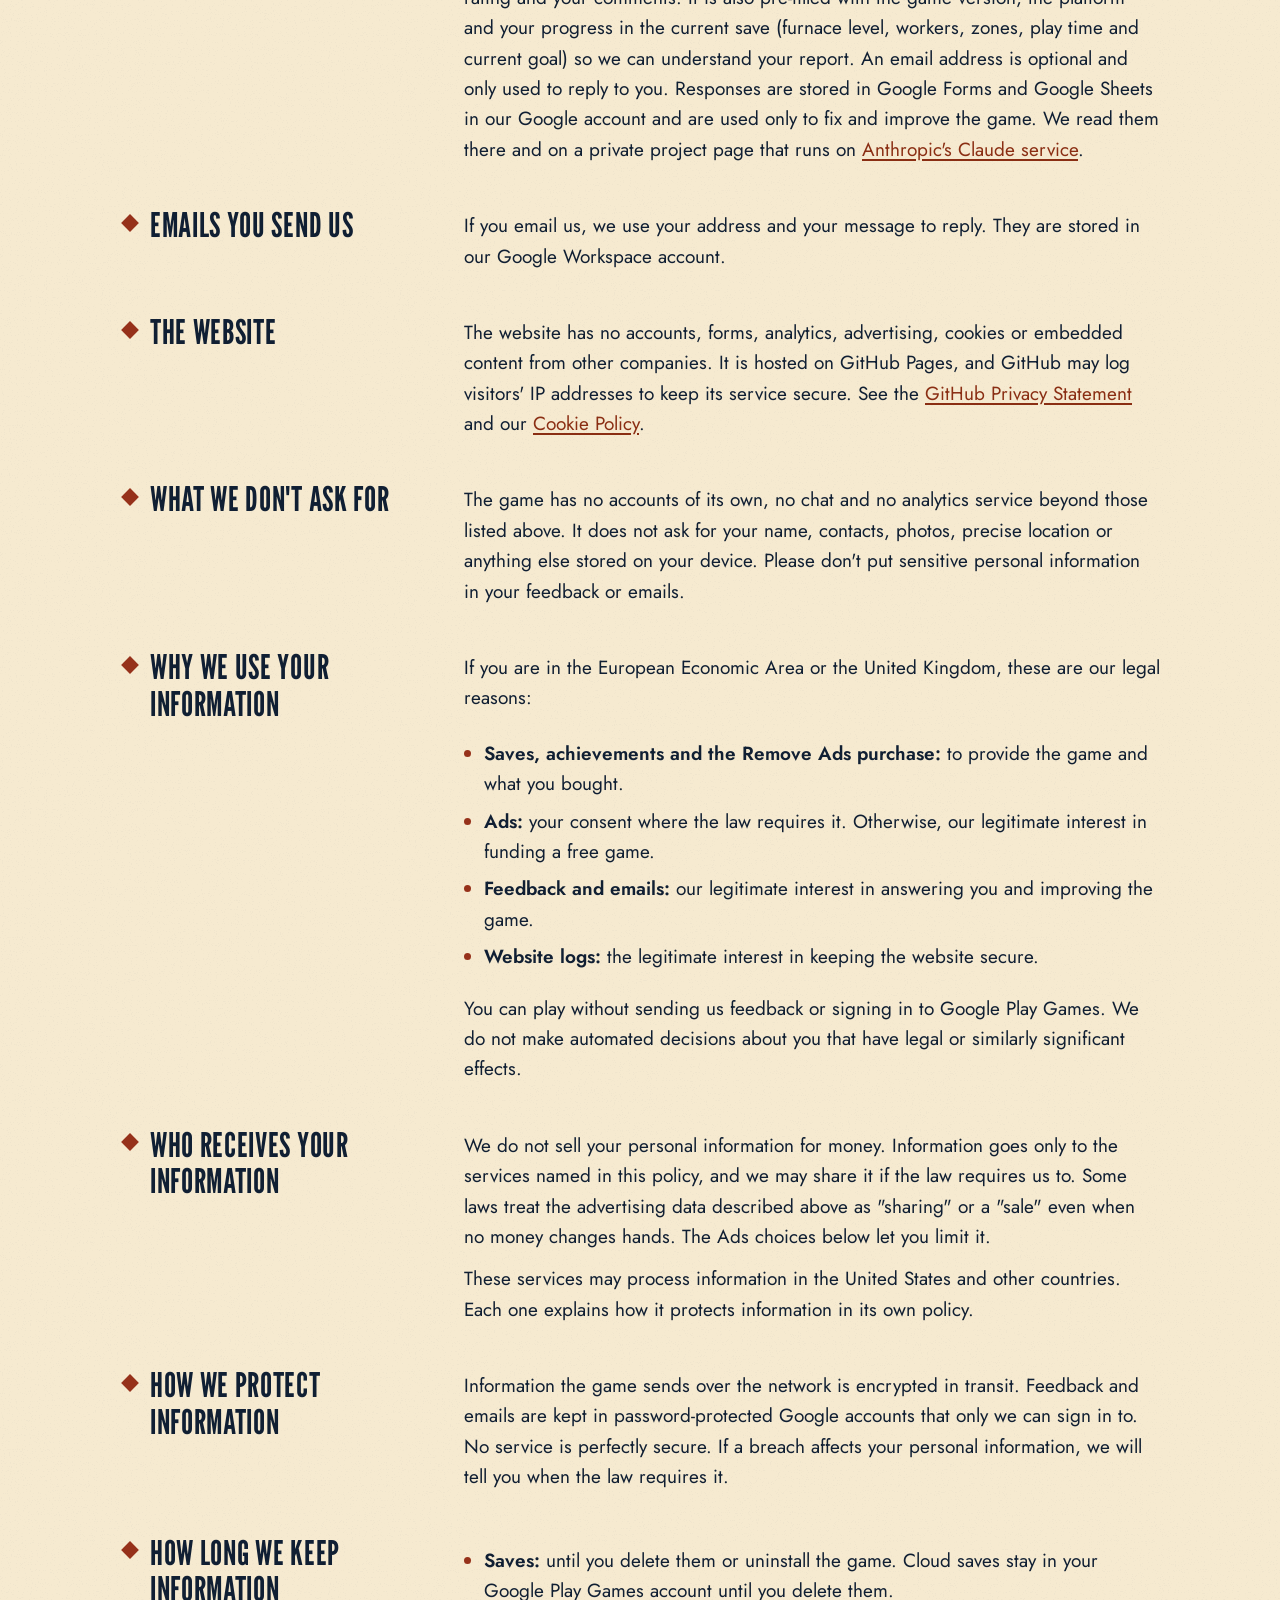
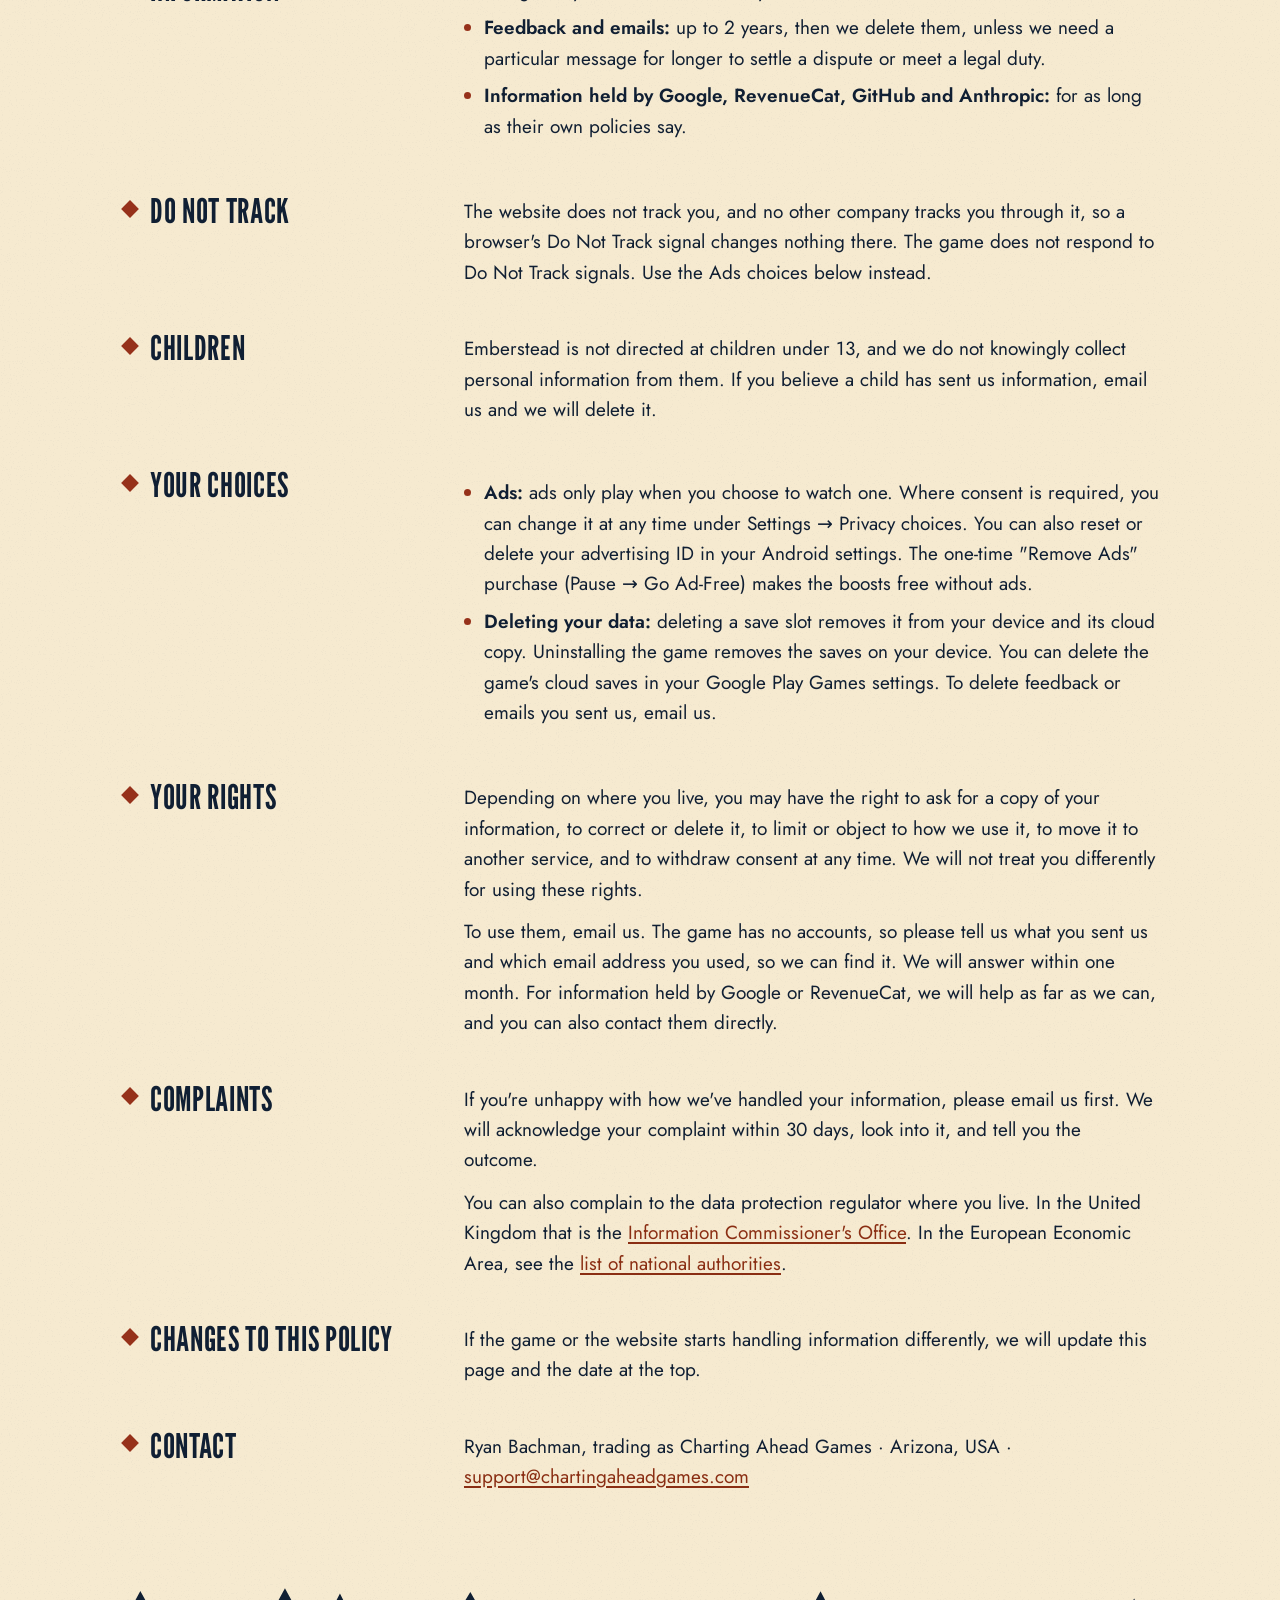
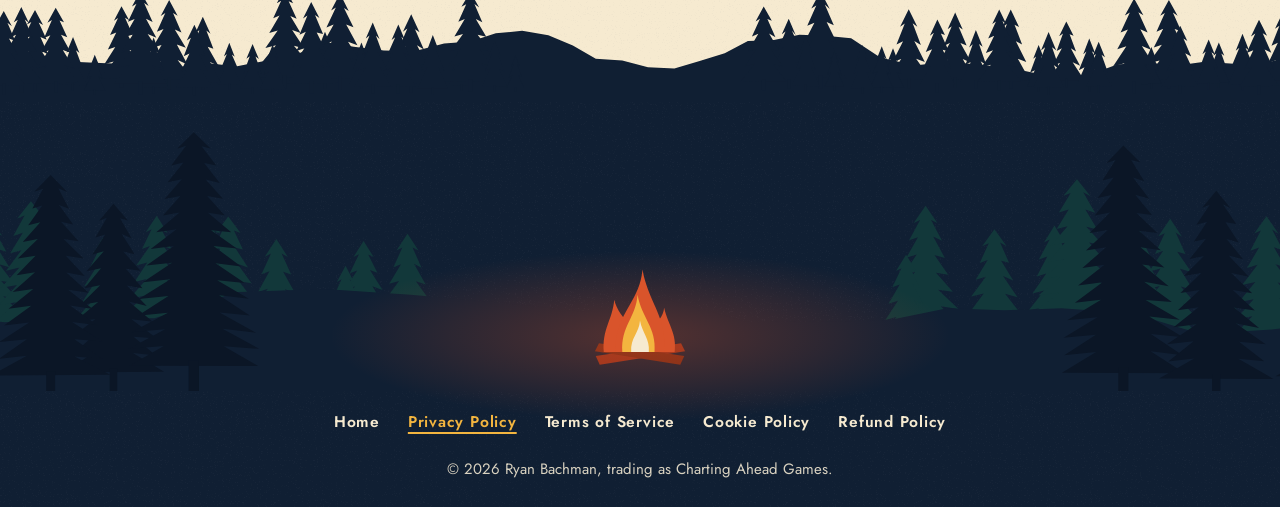
<file: privacy.html>
<!doctype html>
<html lang="en">
<head>
  <meta charset="utf-8">
  <meta name="viewport" content="width=device-width, initial-scale=1">
  <title>Privacy Policy · Charting Ahead Games</title>
  <meta name="description" content="What data Emberstead and this website handle, which services they use, your rights, and how to contact Charting Ahead Games.">
  <meta name="theme-color" content="#101f33">
  <link rel="canonical" href="https://chartingaheadgames.com/privacy.html">
  <meta property="og:type" content="website">
  <meta property="og:site_name" content="Charting Ahead Games">
  <meta property="og:title" content="Privacy Policy · Charting Ahead Games">
  <meta property="og:description" content="What data Emberstead and this website handle, which services they use, your rights, and how to contact Charting Ahead Games.">
  <meta property="og:url" content="https://chartingaheadgames.com/privacy.html">
  <meta property="og:image" content="https://chartingaheadgames.com/assets/share.jpg">
  <meta property="og:image:width" content="1200">
  <meta property="og:image:height" content="630">
  <meta name="twitter:card" content="summary_large_image">
  <link rel="icon" href="favicon.ico" sizes="32x32">
  <link rel="icon" href="assets/icon.svg" type="image/svg+xml">
  <link rel="apple-touch-icon" href="apple-touch-icon.png">
  <link rel="stylesheet" href="style.css">
  <script src="site.js" defer></script>
</head>
<body>
  <a class="skip" href="#main">Skip to main content</a>
  <header class="hero slim">
    <a href="./"><img src="assets/crest.svg" width="56" height="64" alt="">Charting Ahead Games</a>
  </header>
  <main id="main" class="policy" tabindex="-1">
    <h1>Privacy Policy</h1>
    <p class="updated">Last updated: November 7, 2026</p>

    <p>This policy covers Emberstead: Frozen Frontier ("the game") and chartingaheadgames.com ("the website"). It explains what information they handle, which outside services they use, how long information is kept, and the choices and rights you have.</p>

    <h2>Who we are</h2>
    <p>The game and the website are run by Ryan Bachman, trading as Charting Ahead Games ("we", "us"), in Arizona, USA. We are responsible for the information described here. For any privacy question or request, email <a href="mailto:support@chartingaheadgames.com">support@chartingaheadgames.com</a>.</p>

    <h2>Your game progress</h2>
    <p>Your save slots are stored on your device. If you sign in to Google Play Games, your saves can also be stored in your Google Play Games account (Saved Games) so you can continue on another device. Deleting a save slot in the game also deletes its cloud copy. We do not run our own servers and cannot see your saves.</p>

    <h2>Services the game uses</h2>
    <ul>
      <li><strong>Google AdMob</strong> shows optional rewarded video ads, which you choose to watch in exchange for an in-game boost. AdMob can collect and share your device's advertising ID and app set ID, an approximate location based on your IP address, how you use the game (such as app launches, taps and video views) and diagnostics (such as launch time, hang rate and energy use). Google uses this to show and measure ads, for analytics and to prevent fraud. This can happen while the game is running, not only when you watch an ad. Where the law requires it (for example in the European Economic Area and the United Kingdom), you are asked for consent through Google's consent message. See <a href="https://policies.google.com/technologies/partner-sites">how Google uses information from apps that use its services</a> and <a href="https://policies.google.com/privacy">Google's Privacy Policy</a>.</li>
      <li><strong>Google Play Billing and RevenueCat</strong> handle the optional one-time "Remove Ads" purchase. RevenueCat receives your purchase history and an anonymous app user ID so the purchase can be confirmed and restored, and so we can see how purchases are doing. We never see your payment details. See <a href="https://www.revenuecat.com/privacy">RevenueCat's Privacy Policy</a>.</li>
      <li><strong>Google Play Games Services</strong> provides achievements and cloud saves if you choose to sign in, using your Google Play Games account. See <a href="https://policies.google.com/privacy">Google's Privacy Policy</a>.</li>
    </ul>

    <h2>Feedback you send us</h2>
    <p>The "Send feedback" button opens a Google Form in your browser. It asks for a rating and your comments. It is also pre-filled with the game version, the platform and your progress in the current save (furnace level, workers, zones, play time and current goal) so we can understand your report. An email address is optional and only used to reply to you. Responses are stored in Google Forms and Google Sheets in our Google account and are used only to fix and improve the game. We read them there and on a private project page that runs on <a href="https://www.anthropic.com/legal/privacy">Anthropic's Claude service</a>.</p>

    <h2>Emails you send us</h2>
    <p>If you email us, we use your address and your message to reply. They are stored in our Google Workspace account.</p>

    <h2>The website</h2>
    <p>The website has no accounts, forms, analytics, advertising, cookies or embedded content from other companies. It is hosted on GitHub Pages, and GitHub may log visitors' IP addresses to keep its service secure. See the <a href="https://docs.github.com/en/site-policy/privacy-policies/github-general-privacy-statement">GitHub Privacy Statement</a> and our <a href="cookies.html">Cookie Policy</a>.</p>

    <h2>What we don't ask for</h2>
    <p>The game has no accounts of its own, no chat and no analytics service beyond those listed above. It does not ask for your name, contacts, photos, precise location or anything else stored on your device. Please don't put sensitive personal information in your feedback or emails.</p>

    <h2>Why we use your information</h2>
    <p>If you are in the European Economic Area or the United Kingdom, these are our legal reasons:</p>
    <ul>
      <li><strong>Saves, achievements and the Remove Ads purchase:</strong> to provide the game and what you bought.</li>
      <li><strong>Ads:</strong> your consent where the law requires it. Otherwise, our legitimate interest in funding a free game.</li>
      <li><strong>Feedback and emails:</strong> our legitimate interest in answering you and improving the game.</li>
      <li><strong>Website logs:</strong> the legitimate interest in keeping the website secure.</li>
    </ul>
    <p>You can play without sending us feedback or signing in to Google Play Games. We do not make automated decisions about you that have legal or similarly significant effects.</p>

    <h2>Who receives your information</h2>
    <p>We do not sell your personal information for money. Information goes only to the services named in this policy, and we may share it if the law requires us to. Some laws treat the advertising data described above as "sharing" or a "sale" even when no money changes hands. The Ads choices below let you limit it.</p>
    <p>These services may process information in the United States and other countries. Each one explains how it protects information in its own policy.</p>

    <h2>How we protect information</h2>
    <p>Information the game sends over the network is encrypted in transit. Feedback and emails are kept in password-protected Google accounts that only we can sign in to. No service is perfectly secure. If a breach affects your personal information, we will tell you when the law requires it.</p>

    <h2>How long we keep information</h2>
    <ul>
      <li><strong>Saves:</strong> until you delete them or uninstall the game. Cloud saves stay in your Google Play Games account until you delete them.</li>
      <li><strong>Feedback and emails:</strong> up to 2 years, then we delete them, unless we need a particular message for longer to settle a dispute or meet a legal duty.</li>
      <li><strong>Information held by Google, RevenueCat, GitHub and Anthropic:</strong> for as long as their own policies say.</li>
    </ul>

    <h2>Do Not Track</h2>
    <p>The website does not track you, and no other company tracks you through it, so a browser's Do Not Track signal changes nothing there. The game does not respond to Do Not Track signals. Use the Ads choices below instead.</p>

    <h2>Children</h2>
    <p>Emberstead is not directed at children under 13, and we do not knowingly collect personal information from them. If you believe a child has sent us information, email us and we will delete it.</p>

    <h2>Your choices</h2>
    <ul>
      <li><strong>Ads:</strong> ads only play when you choose to watch one. Where consent is required, you can change it at any time under Settings → Privacy choices. You can also reset or delete your advertising ID in your Android settings. The one-time "Remove Ads" purchase (Pause → Go Ad-Free) makes the boosts free without ads.</li>
      <li><strong>Deleting your data:</strong> deleting a save slot removes it from your device and its cloud copy. Uninstalling the game removes the saves on your device. You can delete the game's cloud saves in your Google Play Games settings. To delete feedback or emails you sent us, email us.</li>
    </ul>

    <h2>Your rights</h2>
    <p>Depending on where you live, you may have the right to ask for a copy of your information, to correct or delete it, to limit or object to how we use it, to move it to another service, and to withdraw consent at any time. We will not treat you differently for using these rights.</p>
    <p>To use them, email us. The game has no accounts, so please tell us what you sent us and which email address you used, so we can find it. We will answer within one month. For information held by Google or RevenueCat, we will help as far as we can, and you can also contact them directly.</p>

    <h2>Complaints</h2>
    <p>If you're unhappy with how we've handled your information, please email us first. We will acknowledge your complaint within 30 days, look into it, and tell you the outcome.</p>
    <p>You can also complain to the data protection regulator where you live. In the United Kingdom that is the <a href="https://ico.org.uk/make-a-complaint/">Information Commissioner's Office</a>. In the European Economic Area, see the <a href="https://www.edpb.europa.eu/about-edpb/about-edpb/members_en">list of national authorities</a>.</p>

    <h2>Changes to this policy</h2>
    <p>If the game or the website starts handling information differently, we will update this page and the date at the top.</p>

    <h2>Contact</h2>
    <p>Ryan Bachman, trading as Charting Ahead Games · Arizona, USA · <a href="mailto:support@chartingaheadgames.com">support@chartingaheadgames.com</a></p>
  </main>
  <footer>
    <span class="camp"><span class="fire foot-fire" data-fire="Stoke the campfire"></span></span>
    <nav aria-label="Site pages">
      <a href="./">Home</a>
      <a href="privacy.html" aria-current="page">Privacy Policy</a>
      <a href="terms.html">Terms of Service</a>
      <a href="cookies.html">Cookie Policy</a>
      <a href="refunds.html">Refund Policy</a>
    </nav>
    <p>© 2026 Ryan Bachman, trading as Charting Ahead Games.</p>
  </footer>
</body>
</html>
</file>
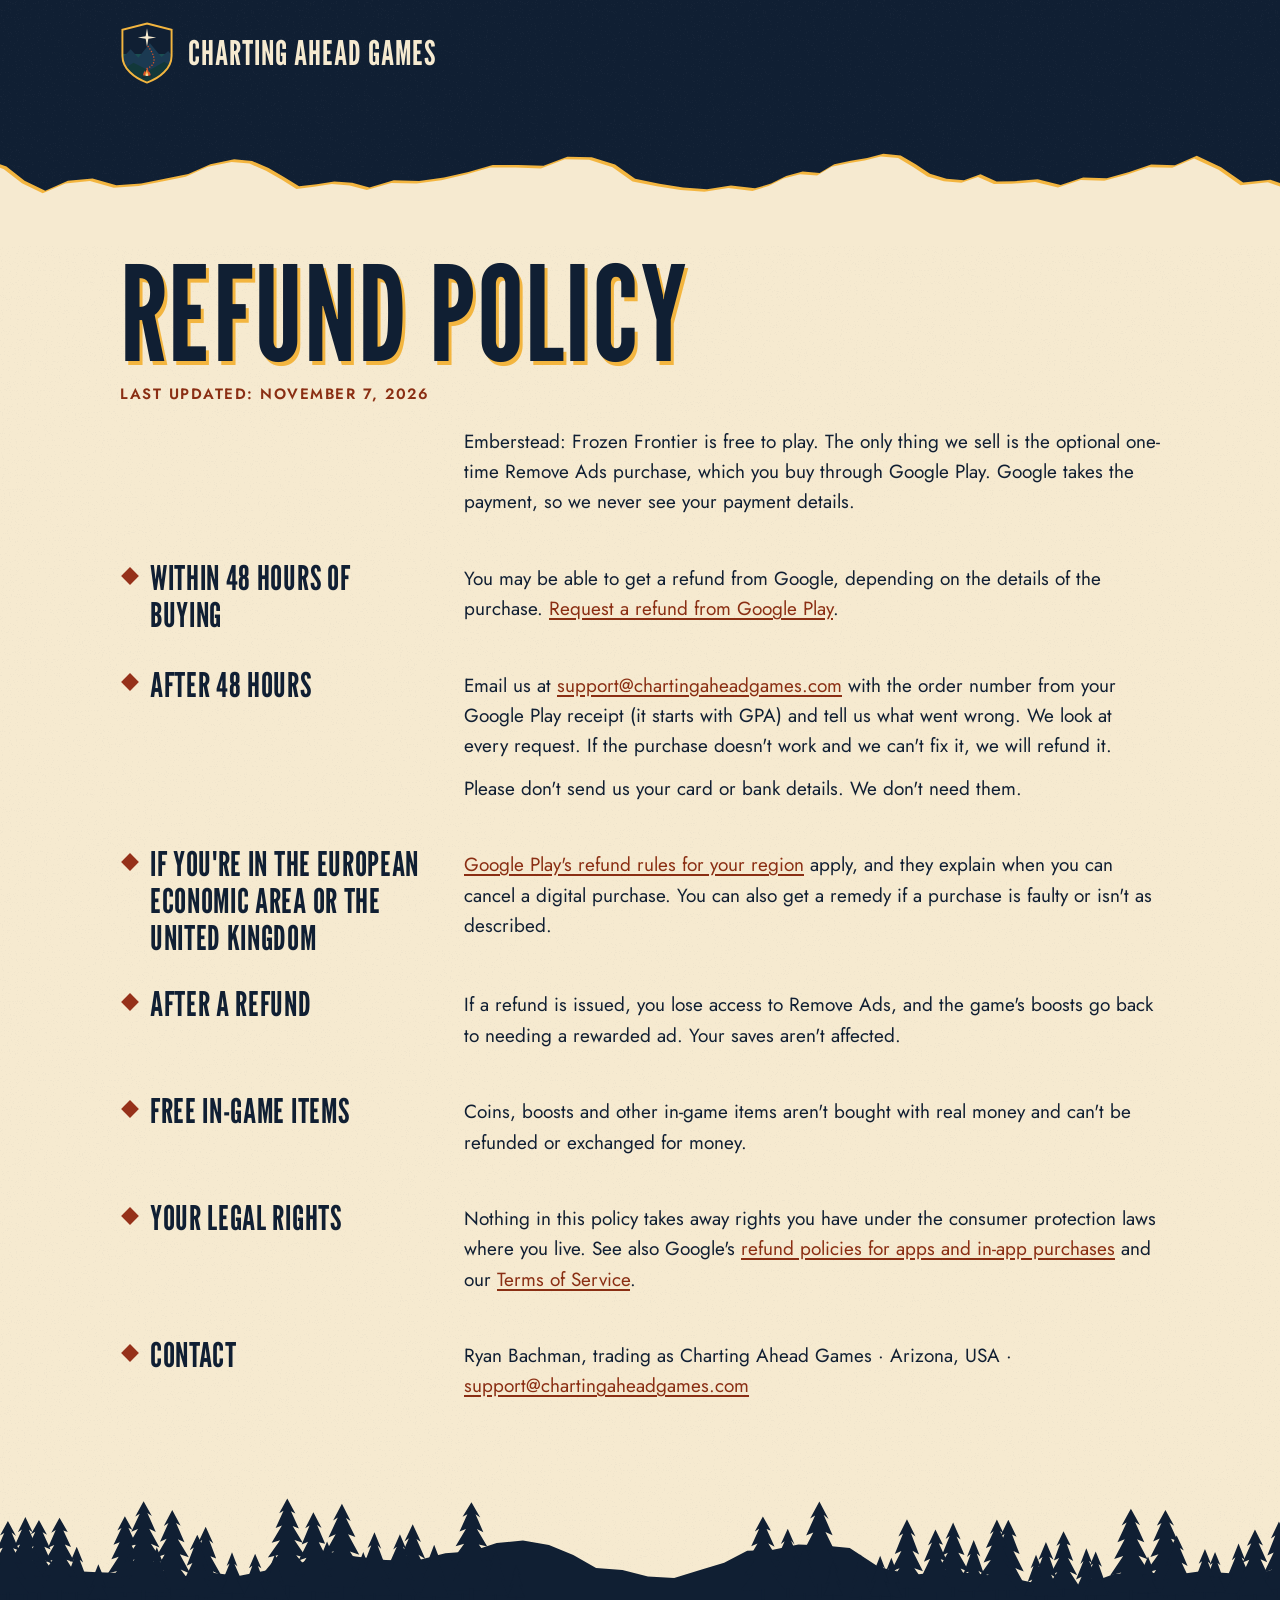
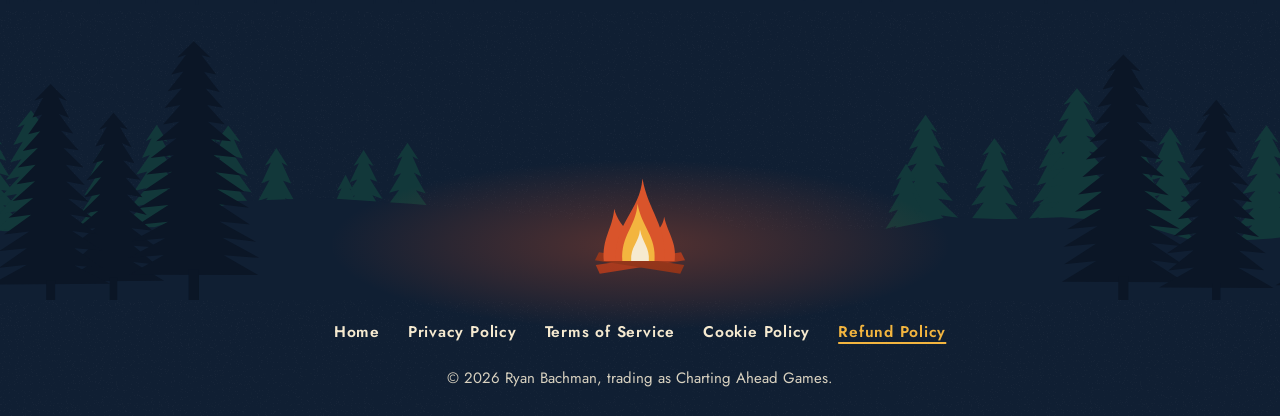
<file: refunds.html>
<!doctype html>
<html lang="en">
<head>
  <meta charset="utf-8">
  <meta name="viewport" content="width=device-width, initial-scale=1">
  <title>Refund Policy · Charting Ahead Games</title>
  <meta name="description" content="How refunds work for the optional Remove Ads purchase in Emberstead: Frozen Frontier.">
  <meta name="theme-color" content="#101f33">
  <link rel="canonical" href="https://chartingaheadgames.com/refunds.html">
  <meta property="og:type" content="website">
  <meta property="og:site_name" content="Charting Ahead Games">
  <meta property="og:title" content="Refund Policy · Charting Ahead Games">
  <meta property="og:description" content="How refunds work for the optional Remove Ads purchase in Emberstead: Frozen Frontier.">
  <meta property="og:url" content="https://chartingaheadgames.com/refunds.html">
  <meta property="og:image" content="https://chartingaheadgames.com/assets/share.jpg">
  <meta property="og:image:width" content="1200">
  <meta property="og:image:height" content="630">
  <meta name="twitter:card" content="summary_large_image">
  <link rel="icon" href="favicon.ico" sizes="32x32">
  <link rel="icon" href="assets/icon.svg" type="image/svg+xml">
  <link rel="apple-touch-icon" href="apple-touch-icon.png">
  <link rel="stylesheet" href="style.css">
  <script src="site.js" defer></script>
</head>
<body>
  <a class="skip" href="#main">Skip to main content</a>
  <header class="hero slim">
    <a href="./"><img src="assets/crest.svg" width="56" height="64" alt="">Charting Ahead Games</a>
  </header>
  <main id="main" class="policy" tabindex="-1">
    <h1>Refund Policy</h1>
    <p class="updated">Last updated: November 7, 2026</p>

    <p>Emberstead: Frozen Frontier is free to play. The only thing we sell is the optional one-time Remove Ads purchase, which you buy through Google Play. Google takes the payment, so we never see your payment details.</p>

    <h2>Within 48 hours of buying</h2>
    <p>You may be able to get a refund from Google, depending on the details of the purchase. <a href="https://support.google.com/googleplay/workflow/9813244">Request a refund from Google Play</a>.</p>

    <h2>After 48 hours</h2>
    <p>Email us at <a href="mailto:support@chartingaheadgames.com">support@chartingaheadgames.com</a> with the order number from your Google Play receipt (it starts with GPA) and tell us what went wrong. We look at every request. If the purchase doesn't work and we can't fix it, we will refund it.</p>
    <p>Please don't send us your card or bank details. We don't need them.</p>

    <h2>If you're in the European Economic Area or the United Kingdom</h2>
    <p><a href="https://support.google.com/googleplay/answer/15576634">Google Play's refund rules for your region</a> apply, and they explain when you can cancel a digital purchase. You can also get a remedy if a purchase is faulty or isn't as described.</p>

    <h2>After a refund</h2>
    <p>If a refund is issued, you lose access to Remove Ads, and the game's boosts go back to needing a rewarded ad. Your saves aren't affected.</p>

    <h2>Free in-game items</h2>
    <p>Coins, boosts and other in-game items aren't bought with real money and can't be refunded or exchanged for money.</p>

    <h2>Your legal rights</h2>
    <p>Nothing in this policy takes away rights you have under the consumer protection laws where you live. See also Google's <a href="https://support.google.com/googleplay/answer/15574908">refund policies for apps and in-app purchases</a> and our <a href="terms.html">Terms of Service</a>.</p>

    <h2>Contact</h2>
    <p>Ryan Bachman, trading as Charting Ahead Games · Arizona, USA · <a href="mailto:support@chartingaheadgames.com">support@chartingaheadgames.com</a></p>
  </main>
  <footer>
    <span class="camp"><span class="fire foot-fire" data-fire="Stoke the campfire"></span></span>
    <nav aria-label="Site pages">
      <a href="./">Home</a>
      <a href="privacy.html">Privacy Policy</a>
      <a href="terms.html">Terms of Service</a>
      <a href="cookies.html">Cookie Policy</a>
      <a href="refunds.html" aria-current="page">Refund Policy</a>
    </nav>
    <p>© 2026 Ryan Bachman, trading as Charting Ahead Games.</p>
  </footer>
</body>
</html>
</file>
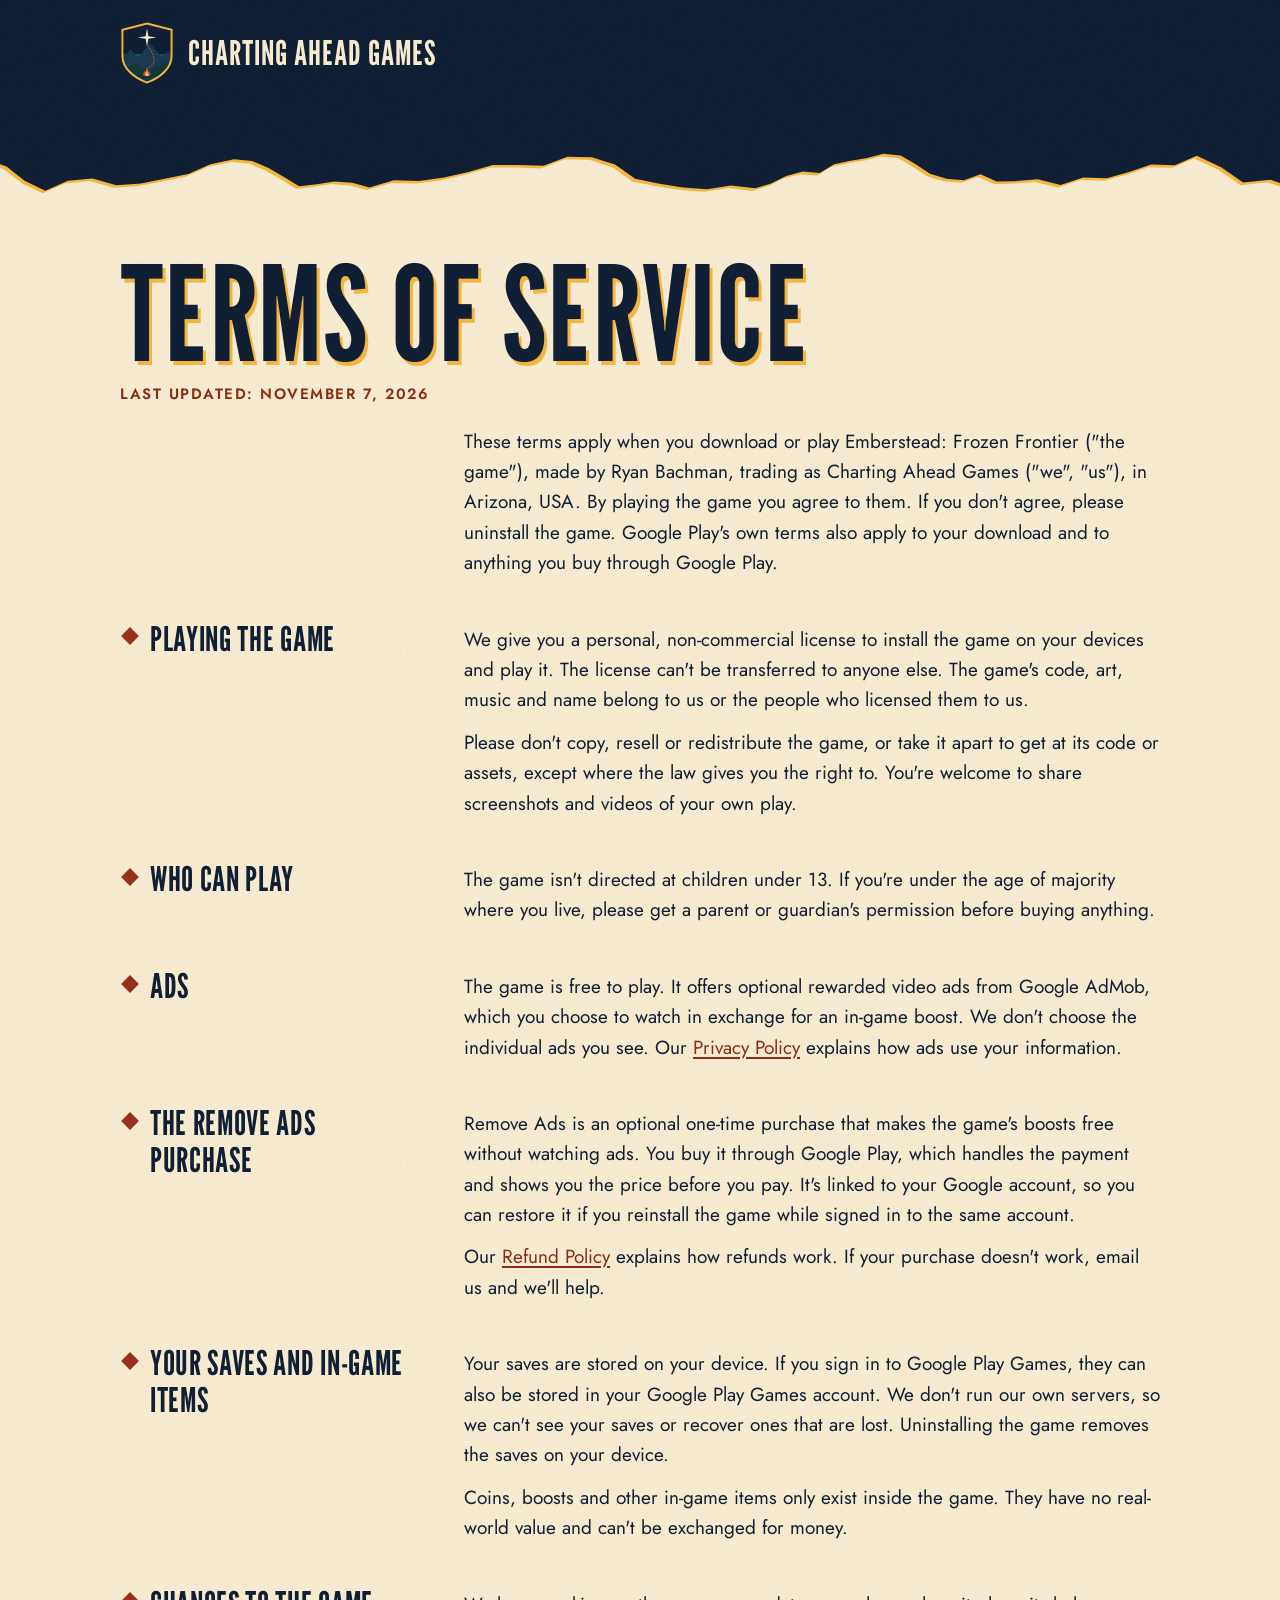
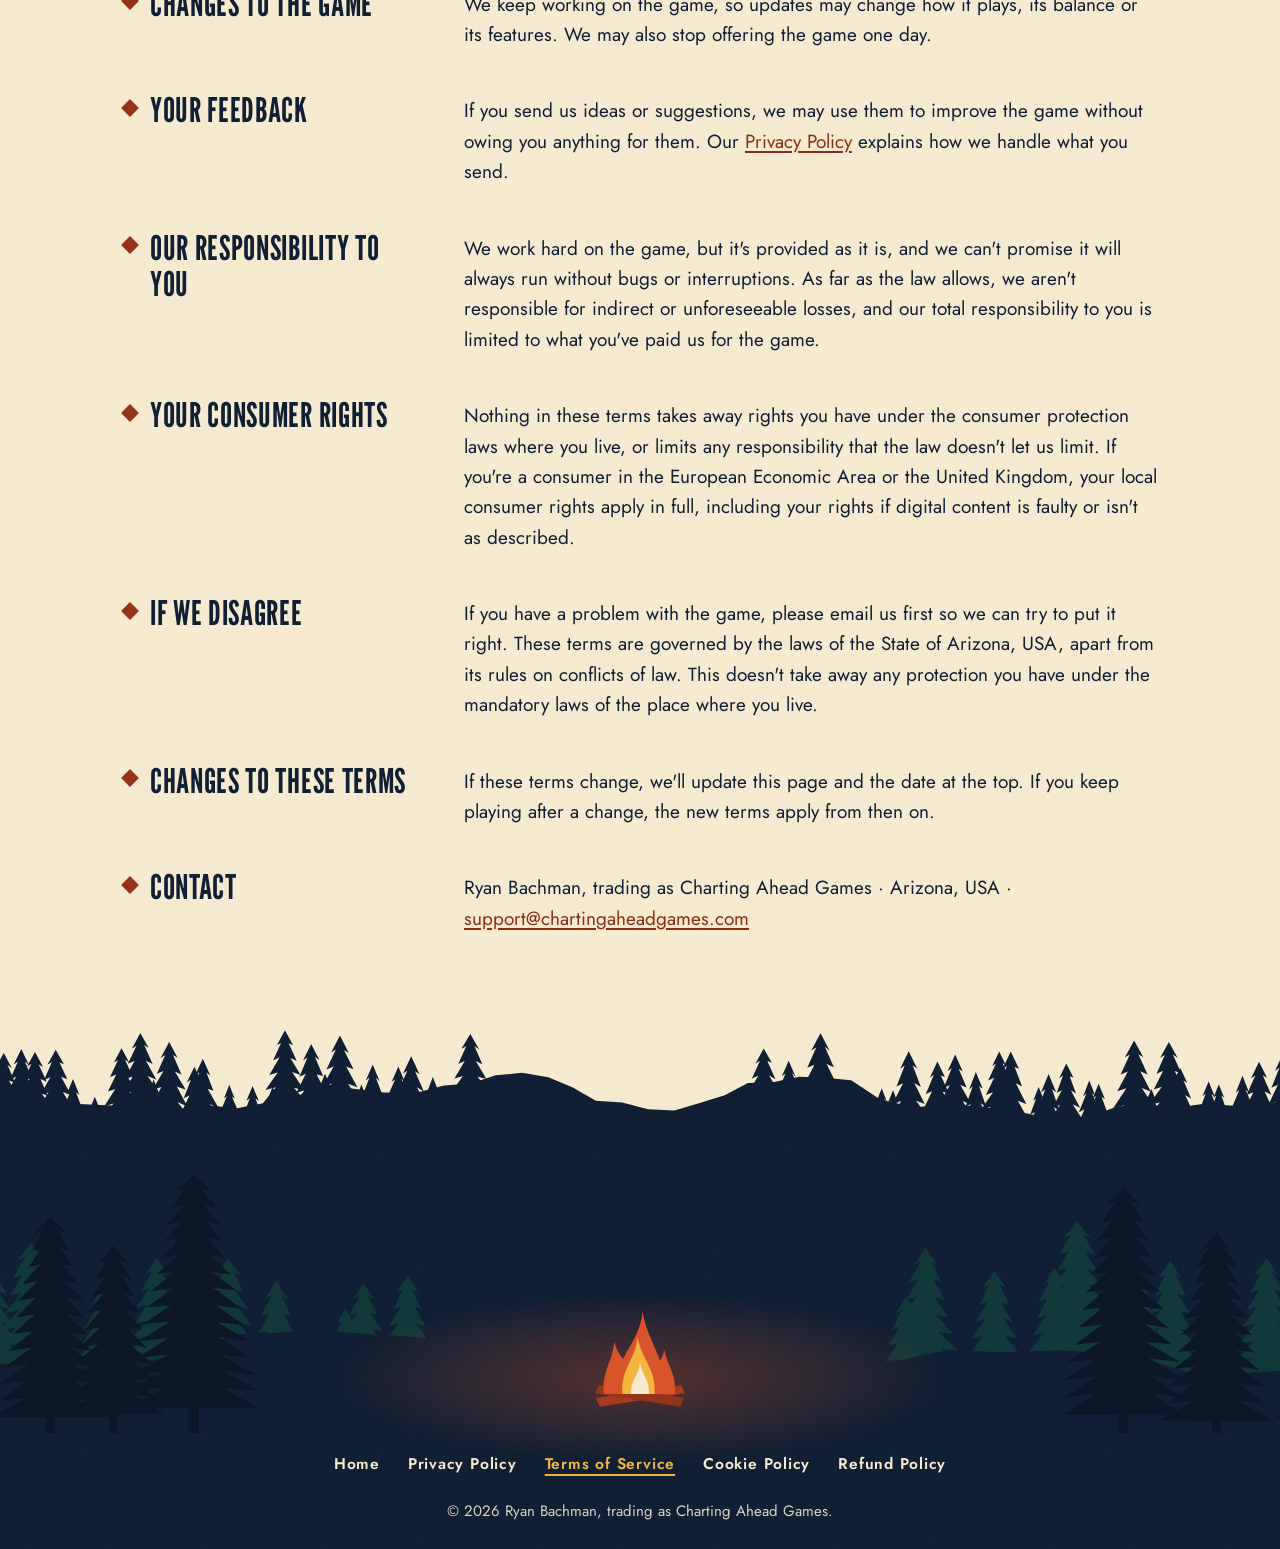
<file: terms.html>
<!doctype html>
<html lang="en">
<head>
  <meta charset="utf-8">
  <meta name="viewport" content="width=device-width, initial-scale=1">
  <title>Terms of Service · Charting Ahead Games</title>
  <meta name="description" content="The terms for playing Emberstead: Frozen Frontier, including ads, the Remove Ads purchase, your saves and your consumer rights.">
  <meta name="theme-color" content="#101f33">
  <link rel="canonical" href="https://chartingaheadgames.com/terms.html">
  <meta property="og:type" content="website">
  <meta property="og:site_name" content="Charting Ahead Games">
  <meta property="og:title" content="Terms of Service · Charting Ahead Games">
  <meta property="og:description" content="The terms for playing Emberstead: Frozen Frontier, including ads, the Remove Ads purchase, your saves and your consumer rights.">
  <meta property="og:url" content="https://chartingaheadgames.com/terms.html">
  <meta property="og:image" content="https://chartingaheadgames.com/assets/share.jpg">
  <meta property="og:image:width" content="1200">
  <meta property="og:image:height" content="630">
  <meta name="twitter:card" content="summary_large_image">
  <link rel="icon" href="favicon.ico" sizes="32x32">
  <link rel="icon" href="assets/icon.svg" type="image/svg+xml">
  <link rel="apple-touch-icon" href="apple-touch-icon.png">
  <link rel="stylesheet" href="style.css">
  <script src="site.js" defer></script>
</head>
<body>
  <a class="skip" href="#main">Skip to main content</a>
  <header class="hero slim">
    <a href="./"><img src="assets/crest.svg" width="56" height="64" alt="">Charting Ahead Games</a>
  </header>
  <main id="main" class="policy" tabindex="-1">
    <h1>Terms of Service</h1>
    <p class="updated">Last updated: November 7, 2026</p>

    <p>These terms apply when you download or play Emberstead: Frozen Frontier ("the game"), made by Ryan Bachman, trading as Charting Ahead Games ("we", "us"), in Arizona, USA. By playing the game you agree to them. If you don't agree, please uninstall the game. Google Play's own terms also apply to your download and to anything you buy through Google Play.</p>

    <h2>Playing the game</h2>
    <p>We give you a personal, non-commercial license to install the game on your devices and play it. The license can't be transferred to anyone else. The game's code, art, music and name belong to us or the people who licensed them to us.</p>
    <p>Please don't copy, resell or redistribute the game, or take it apart to get at its code or assets, except where the law gives you the right to. You're welcome to share screenshots and videos of your own play.</p>

    <h2>Who can play</h2>
    <p>The game isn't directed at children under 13. If you're under the age of majority where you live, please get a parent or guardian's permission before buying anything.</p>

    <h2>Ads</h2>
    <p>The game is free to play. It offers optional rewarded video ads from Google AdMob, which you choose to watch in exchange for an in-game boost. We don't choose the individual ads you see. Our <a href="privacy.html">Privacy Policy</a> explains how ads use your information.</p>

    <h2>The Remove Ads purchase</h2>
    <p>Remove Ads is an optional one-time purchase that makes the game's boosts free without watching ads. You buy it through Google Play, which handles the payment and shows you the price before you pay. It's linked to your Google account, so you can restore it if you reinstall the game while signed in to the same account.</p>
    <p>Our <a href="refunds.html">Refund Policy</a> explains how refunds work. If your purchase doesn't work, email us and we'll help.</p>

    <h2>Your saves and in-game items</h2>
    <p>Your saves are stored on your device. If you sign in to Google Play Games, they can also be stored in your Google Play Games account. We don't run our own servers, so we can't see your saves or recover ones that are lost. Uninstalling the game removes the saves on your device.</p>
    <p>Coins, boosts and other in-game items only exist inside the game. They have no real-world value and can't be exchanged for money.</p>

    <h2>Changes to the game</h2>
    <p>We keep working on the game, so updates may change how it plays, its balance or its features. We may also stop offering the game one day.</p>

    <h2>Your feedback</h2>
    <p>If you send us ideas or suggestions, we may use them to improve the game without owing you anything for them. Our <a href="privacy.html">Privacy Policy</a> explains how we handle what you send.</p>

    <h2>Our responsibility to you</h2>
    <p>We work hard on the game, but it's provided as it is, and we can't promise it will always run without bugs or interruptions. As far as the law allows, we aren't responsible for indirect or unforeseeable losses, and our total responsibility to you is limited to what you've paid us for the game.</p>

    <h2>Your consumer rights</h2>
    <p>Nothing in these terms takes away rights you have under the consumer protection laws where you live, or limits any responsibility that the law doesn't let us limit. If you're a consumer in the European Economic Area or the United Kingdom, your local consumer rights apply in full, including your rights if digital content is faulty or isn't as described.</p>

    <h2>If we disagree</h2>
    <p>If you have a problem with the game, please email us first so we can try to put it right. These terms are governed by the laws of the State of Arizona, USA, apart from its rules on conflicts of law. This doesn't take away any protection you have under the mandatory laws of the place where you live.</p>

    <h2>Changes to these terms</h2>
    <p>If these terms change, we'll update this page and the date at the top. If you keep playing after a change, the new terms apply from then on.</p>

    <h2>Contact</h2>
    <p>Ryan Bachman, trading as Charting Ahead Games · Arizona, USA · <a href="mailto:support@chartingaheadgames.com">support@chartingaheadgames.com</a></p>
  </main>
  <footer>
    <span class="camp"><span class="fire foot-fire" data-fire="Stoke the campfire"></span></span>
    <nav aria-label="Site pages">
      <a href="./">Home</a>
      <a href="privacy.html">Privacy Policy</a>
      <a href="terms.html" aria-current="page">Terms of Service</a>
      <a href="cookies.html">Cookie Policy</a>
      <a href="refunds.html">Refund Policy</a>
    </nav>
    <p>© 2026 Ryan Bachman, trading as Charting Ahead Games.</p>
  </footer>
</body>
</html>
</file>
<file: style.css>
/* The Trailhead v2: one stylesheet for the whole site. */
@font-face{font-family:'League Gothic';src:url(fonts/league-gothic-latin-400-normal.woff2) format('woff2');font-weight:400;font-style:normal;font-display:swap}
@font-face{font-family:'Jost';src:url(fonts/jost-latin-400-normal.woff2) format('woff2');font-weight:400;font-style:normal;font-display:swap}
@font-face{font-family:'Jost';src:url(fonts/jost-latin-600-normal.woff2) format('woff2');font-weight:600;font-style:normal;font-display:swap}

:root {
  --night: #101f33; --teal: #1a4f53; --pine: #12383a; --ember: #d9542b; --sun: #f3b53f; --cream: #f6ead0; --rust: #96311a; --dusk: #1b3a52;
  --col: 1040px; --pad: max(20px, calc(50% - var(--col) / 2)); --edge-h: 130px; --tree-h: 110px; --band-h: 96px; --gut: 46px;
  --out: cubic-bezier(.23, 1, .32, 1);
  --cap: 100vh; /* the tallest a poster gets: the window's height */
  --grain-s: url(assets/grain-strong.png); --grain-l: url(assets/grain-light.png); --grain-d: url(assets/grain-dark.png);
}
@supports (height: 100svh) { :root { --cap: 100svh; } }
/* The paper grain is tuned for phones, where each speck is smaller than a pixel you can see. On a regular monitor every speck is one sharp
   pixel, so the same grain reads as noise (Ryan, 2026-11-07); those screens get a fainter print of it. */
@media (max-resolution: 1.99dppx), (-webkit-max-device-pixel-ratio: 1.99) { :root { --grain-s: url(assets/grain-strong-mid.png); --grain-l: url(assets/grain-light-mid.png); --grain-d: url(assets/grain-dark-mid.png); } }
@media (max-resolution: 1.49dppx), (-webkit-max-device-pixel-ratio: 1.49) { :root { --grain-s: url(assets/grain-strong-lo.png); --grain-l: url(assets/grain-light-lo.png); --grain-d: url(assets/grain-dark-lo.png); } }
* { box-sizing: border-box; }
html { background: var(--night); -webkit-text-size-adjust: 100%; }
body { margin: 0; min-height: 100vh; background: transparent; color: var(--cream); font: 400 18.5px/1.6 'Jost', 'Trebuchet MS', system-ui, sans-serif; overflow-x: hidden; overflow-x: clip; --hero-h: var(--h-phone, 150vw); }
a { color: inherit; overflow-wrap: anywhere; text-decoration-thickness: 2px; text-underline-offset: .16em; transition: color .16s ease-out, text-decoration-color .16s ease-out; }
::selection { background: var(--sun); color: var(--night); }
img { max-width: 100%; }

/* Keyboard and screen reader help */
a:focus-visible, button:focus-visible, [tabindex]:focus-visible { outline: 3px solid var(--sun); outline-offset: 3px; border-radius: 2px; }
.policy a:focus-visible, .shots a:focus-visible, .shots [tabindex]:focus-visible { outline-color: var(--rust); }
main:focus { outline: none; }
.skip { position: absolute; left: 16px; top: -80px; z-index: 30; padding: 10px 16px; background: var(--sun); color: var(--night); font-weight: 600; }
.skip:focus, .skip:hover { top: 12px; color: var(--night); }
.skip:focus-visible { outline-color: var(--cream); }
.sr-only { position: absolute; width: 1px; height: 1px; margin: -1px; padding: 0; overflow: hidden; -webkit-clip-path: inset(50%); clip-path: inset(50%); white-space: nowrap; border: 0; }

/* The sky stays put behind the poster: sunset at the top of the page, night as you scroll. */
.sky { position: fixed; top: 0; right: 0; bottom: 0; left: 0; z-index: -1; pointer-events: none; background: var(--night); }
.sky span { position: absolute; top: 0; right: 0; bottom: 0; left: 0; background: center top/100% auto no-repeat; }
.sky-night { opacity: 0; }

/* The poster, in layers. Farther layers lag behind as you scroll, so the ridges slide past each other. */
.poster { position: relative; overflow: hidden; aspect-ratio: var(--ar-phone); }
.poster .layer, .poster .layer img { position: absolute; top: 0; right: 0; bottom: 0; left: 0; width: 100%; height: 100%; display: block; }
.poster::after { content: ''; position: absolute; top: 0; right: 0; bottom: 0; left: 0; z-index: 3; background: var(--grain-s) 0 0/512px 512px; pointer-events: none; }
@media (prefers-reduced-motion: no-preference) {
  .poster .layer { will-change: transform; }
  @supports (animation-timeline: scroll()) {
    .poster .layer { animation: drift linear both; animation-timeline: scroll(root); animation-range: 0 var(--hero-h); }
    .sky-night { animation: nightfall linear both; animation-timeline: scroll(root); animation-range: 0 calc(var(--hero-h) * .9); }
  }
}
@keyframes drift { from { transform: translate3d(0, 0, 0); } to { transform: translate3d(0, calc(var(--speed) * var(--hero-h)), 0); } }
@keyframes nightfall { from { opacity: 0; } to { opacity: 1; } }

/* Fires: two cut-paper frames that flicker, and after the script runs, a button that throws sparks */
.fire { position: absolute; z-index: 4; display: block; aspect-ratio: 6 / 5; }
.fire::before, .fire::after { content: ''; position: absolute; top: 0; right: 0; bottom: 0; left: 0; background: url(assets/flame-a.svg) center/contain no-repeat; pointer-events: none; }
.fire::after { background-image: url(assets/flame-b.svg); opacity: 0; animation: flame-b .9s steps(1) infinite; }
.fire::before { animation: flame-a .9s steps(1) infinite; }
@keyframes flame-a { 0% { opacity: 1; } 50% { opacity: 0; } 100% { opacity: 0; } }
@keyframes flame-b { 0% { opacity: 0; } 50% { opacity: 1; } 100% { opacity: 1; } }
button.fire { margin: 0; padding: 0; border: 0; background: none; cursor: pointer; overflow: visible; -webkit-tap-highlight-color: transparent; touch-action: manipulation; border-radius: 50%; }
button.fire:focus-visible { outline-offset: 2px; border-radius: 50%; }
.fire-btn.flare { animation: flare .5s cubic-bezier(.2, .9, .3, 1.3); transform-origin: 50% 85%; }
@keyframes flare { 30% { transform: scale(1.22); } }
.fire-btn.glow { filter: drop-shadow(0 0 16px rgba(255, 201, 74, .95)); }
.spark { position: absolute; left: 50%; top: 42%; width: 17px; height: 17px; pointer-events: none; background: var(--spark-1, var(--sun)); -webkit-clip-path: polygon(50% 0, 62% 38%, 100% 50%, 62% 62%, 50% 100%, 38% 62%, 0 50%, 38% 38%); clip-path: polygon(50% 0, 62% 38%, 100% 50%, 62% 62%, 50% 100%, 38% 62%, 0 50%, 38% 38%); }
.spark.s1 { background: var(--spark-2, var(--cream)); } .spark.s2 { background: var(--spark-3, var(--ember)); }
.home .poster .fire { left: var(--fx-p); top: var(--fy-p); width: var(--fw-p); }

main { position: relative; background: var(--grain-l) 0 0/512px 512px, var(--night); }
main.game { background: none; }
.lead { margin: 0; padding: 26px var(--pad) calc(var(--edge-h) + 34px); font: 400 46px/1.0 'League Gothic', 'Arial Narrow', Impact, sans-serif; font: 400 clamp(46px, 7.6vw, 92px)/1.0 'League Gothic', 'Arial Narrow', Impact, sans-serif; letter-spacing: .005em; color: var(--cream); text-wrap: balance; }

/* Bands of land, each with a ridge for a top edge */
.band, section.card { position: relative; display: flow-root; padding: 18px var(--pad) calc(var(--edge-h) - 12px); }
.band::before, .band::after, section.card::before, section.card::after { content: ''; position: absolute; left: 0; right: 0; bottom: calc(100% - 1px); height: var(--edge-h); background: center bottom/cover no-repeat; pointer-events: none; }
.band::after, section.card::after { background: var(--grain-l) 0 0/512px 512px; -webkit-mask: var(--edge) center bottom/cover no-repeat; mask: var(--edge) center bottom/cover no-repeat; }
.band::before, section.card::before { background-image: var(--edge); }
.games { --edge: url(assets/edge-teal.svg); background: var(--grain-l) 0 0/512px 512px, var(--teal); color: var(--cream); }
.about { --edge: url(assets/edge-cream.svg); background: var(--grain-d) 0 0/512px 512px, var(--cream); color: var(--night); }
.about::after { background-image: var(--grain-d); }
.hello { --edge: url(assets/edge-rust.svg); background: var(--grain-l) 0 0/512px 512px, var(--rust); color: var(--cream); padding-bottom: calc(var(--tree-h) - 10px) !important; }
.games h2, .card h2, .game-body h1, .shots h2 { margin: 0 0 2px; font: 400 76px/.94 'League Gothic', 'Arial Narrow', Impact, sans-serif; font: 400 clamp(76px, 15vw, 132px)/.94 'League Gothic', 'Arial Narrow', Impact, sans-serif; text-transform: uppercase; letter-spacing: .01em; text-shadow: 3px 4px 0 var(--shade, var(--ember)); }
.about h2 { --shade: var(--sun); color: var(--night); }
.hello h2 { --shade: var(--night); }
.card p { margin: 0 0 14px; }
.hello a { color: var(--cream); }
.tag { margin: 8px 0 18px; font: 600 15px/1.3 'Jost', 'Trebuchet MS', sans-serif; letter-spacing: .14em; text-transform: uppercase; color: #fbd27c; }

/* The trail of games */
.games h2 { margin-bottom: 26px; }
.stops { position: relative; margin: 0; padding: 0 0 0 var(--gut); list-style: none; }
.games:not(.trail-live) .stops::before { content: ''; position: absolute; left: calc(var(--gut) / 2 - 3px); top: -24px; bottom: 0; width: 6px; border-radius: 3px; background: repeating-linear-gradient(to bottom, var(--cream) 0 10px, transparent 10px 24px); }
.trail-svg { position: absolute; left: 0; top: 0; width: 100%; pointer-events: none; overflow: visible; z-index: 1; }
.trail-ink { fill: none; stroke: var(--cream); stroke-width: 5; stroke-linecap: round; stroke-dasharray: 9 13; }
.trail-mask { fill: none; stroke: #fff; stroke-width: 60; stroke-dasharray: 0 100000; }
.hiker { position: absolute; left: 0; top: 0; z-index: 3; width: 32px; height: 48px; background: url(assets/hiker.svg) 0 0/64px 48px no-repeat; offset-anchor: 50% 94%; offset-rotate: 0deg; pointer-events: none;
  /* a thin dark edge, so the trail reads as passing behind him rather than joining onto him */
  filter: drop-shadow(1.5px 0 0 #0f3134) drop-shadow(-1.5px 0 0 #0f3134) drop-shadow(0 -1.5px 0 #0f3134); }
.hiker[data-step="1"] { background-position: -32px 0; }
.hiker[data-face="left"] { transform: scaleX(-1); }
.stop { position: relative; margin: 0 0 54px; container-type: inline-size; }
.marker { position: absolute; z-index: 2; left: calc(var(--gut) * -1 + var(--gut) / 2 - 17px); top: 22px; width: 34px; height: 50px; background: url(assets/marker.svg) center/contain no-repeat; }
.stop-next { margin-bottom: 0; min-height: 110px; }
.next-sign { display: block; width: 130px; height: 112px; background: url(assets/next.svg) left bottom/contain no-repeat; opacity: .9; }

.game-card { position: relative; display: grid; padding: 10px; background: var(--cream); border-radius: 3px; color: var(--g-ink); box-shadow: 0 22px 40px -18px rgba(3, 9, 18, .75); transition: transform .24s var(--out), box-shadow .24s var(--out); }
.card-art { position: relative; overflow: hidden; aspect-ratio: 1360 / 570; background: var(--g-band); }
.card-art img { display: block; width: 100%; height: 100%; object-fit: cover; }
.card-text { padding: 18px 20px 22px; background: var(--grain-l) 0 0/512px 512px, var(--g-band); }
.card-text h3 { margin: 0; font: 400 40px/.92 'League Gothic', 'Arial Narrow', Impact, sans-serif; font: 400 clamp(40px, calc((100cqi - var(--gut) - 64px) / (var(--len, 10) * .46)), 92px)/.92 'League Gothic', 'Arial Narrow', Impact, sans-serif; text-transform: uppercase; letter-spacing: .01em; text-shadow: 3px 4px 0 var(--g-shade); }
.card-text h3 a { color: var(--g-ink); text-decoration: none; }
.card-text h3 a::after { content: ''; position: absolute; top: 0; right: 0; bottom: 0; left: 0; z-index: 6; border-radius: 3px; }
.card-text h3 a:focus-visible { outline: none; }
.card-text h3 a:focus-visible::after { outline: 3px solid var(--sun); outline-offset: 4px; }
.card-text .tag { color: var(--g-accent); margin: 10px 0 10px; }
.card-text .line { margin: 0 0 16px; font-size: 19px; line-height: 1.5; }
.card-text .status { display: inline-block; margin: 0 14px 12px 0; color: var(--g-accent); font: 400 22px/1.15 'League Gothic', 'Arial Narrow', Impact, sans-serif; letter-spacing: .04em; text-transform: uppercase; }
.go { display: inline-block; padding: 7px 38px 6px 14px; background: var(--sun); color: var(--night); font: 400 24px/1.1 'League Gothic', 'Arial Narrow', Impact, sans-serif; letter-spacing: .04em; text-transform: uppercase; -webkit-clip-path: polygon(0 0, calc(100% - 22px) 0, 100% 50%, calc(100% - 22px) 100%, 0 100%); clip-path: polygon(0 0, calc(100% - 22px) 0, 100% 50%, calc(100% - 22px) 100%, 0 100%); transition: transform .24s var(--out); pointer-events: none; /* a tap on it goes to the card's link underneath */ }
.game-card:active { transform: scale(.975); box-shadow: 0 10px 20px -12px rgba(3, 9, 18, .8); transition-duration: .1s; }
@media (hover: hover) and (pointer: fine) {
  .game-card:hover { transform: translateY(-5px) rotate(-.35deg); box-shadow: 0 30px 50px -18px rgba(3, 9, 18, .8); }
  .game-card:hover .go { transform: translateX(5px); }
  .game-card:active { transform: scale(.975); }
}
.postmark { position: absolute; z-index: 2; right: -3%; top: 5%; width: 44%; aspect-ratio: 260 / 112; background: url(assets/postmark.svg) center/contain no-repeat; transform: rotate(-9deg); pointer-events: none; }
.postmark.pre { opacity: 0; }
.postmark.inked { animation: thunk .36s cubic-bezier(.2, .9, .25, 1.15) both; }
@keyframes thunk { from { opacity: 0; transform: rotate(-15deg) scale(1.45); } 55% { opacity: 1; } to { opacity: 1; transform: rotate(-9deg) scale(1); } }

/* A game's own page: its poster, then its own bands, then the studio footer */
.page-game .hero.game-bar { position: absolute; top: 0; left: 0; right: 0; z-index: 8; padding: 12px var(--pad) 0; background: none; }
.page-game .hero.game-bar a { display: inline-flex; align-items: center; gap: 12px; min-height: 48px; color: var(--cream); text-decoration: none; font: 400 28px/1 'League Gothic', 'Arial Narrow', Impact, sans-serif; letter-spacing: .03em; text-transform: uppercase; text-shadow: 0 2px 0 rgba(0, 0, 0, .35); }
.page-game .hero.game-bar img { width: 44px; height: auto; }
.page-game .poster .fire { left: var(--fx-p); top: var(--fy-p); width: var(--fw-p); }
.game-body { --edge: var(--g-edge); position: relative; display: flow-root; padding: 4px var(--pad) calc(var(--edge-h) - 10px); background: var(--grain-l) 0 0/512px 512px, var(--g-band); color: var(--g-ink); }
.game-body::before { content: ''; position: absolute; left: 0; right: 0; bottom: calc(100% - 1px); height: calc(var(--edge-h) * .62); background: var(--g-edge) center bottom/cover no-repeat; pointer-events: none; }
.game-body h1 { --shade: var(--g-shade); color: var(--g-ink); }
.game-body .tag { color: var(--g-accent); }
.game-body p { margin: 0 0 14px; max-width: 62ch; }
.game-body ul { list-style: none; margin: 16px 0 0; padding: 0; }
.game-body li { position: relative; margin: 9px 0; padding-left: 30px; }
.game-body li::before { content: ''; position: absolute; left: 0; top: .34em; width: 17px; height: 17px; background: url(assets/bullet.svg) center/contain no-repeat; }
.badge { display: inline-block; margin-top: 24px; color: var(--sun); font: 400 27px/1.15 'League Gothic', 'Arial Narrow', Impact, sans-serif; letter-spacing: .03em; text-transform: uppercase; }
.plate { display: block; width: 100%; height: auto; margin: 26px 0 8px; padding: 12px; background: var(--cream); transform: rotate(-1.4deg);
  -webkit-mask: radial-gradient(circle 5.2px at center, transparent 96%, #000) -9px -9px/18px 18px, linear-gradient(#000 0 0) center/calc(100% - 18px) calc(100% - 18px) no-repeat; -webkit-mask-composite: source-over;
  mask: radial-gradient(circle 5.2px at center, transparent 96%, #000) -9px -9px/18px 18px, linear-gradient(#000 0 0) center/calc(100% - 18px) calc(100% - 18px) no-repeat; mask-composite: add; }
.shots { position: relative; display: flow-root; padding: 4px var(--pad) calc(var(--tree-h) + 28px); background: var(--grain-d) 0 0/512px 512px, var(--g-light); color: var(--g-light-ink); }
.shots::before { content: ''; position: absolute; left: 0; right: 0; bottom: calc(100% - 1px); height: var(--edge-h); background: var(--g-edge-light) center bottom/cover no-repeat; pointer-events: none; }
.shots h2 { --shade: var(--g-shade); color: var(--g-light-ink); font-size: 60px; font-size: clamp(60px, 11vw, 104px); }
.shot-strip { display: flex; gap: 16px; margin: 18px calc(var(--pad) * -1) 0; padding: 6px var(--pad) 20px; overflow-x: auto; scroll-snap-type: x mandatory; scroll-padding-inline: var(--pad); list-style: none; scrollbar-width: thin; }
.shot-strip li { flex: 0 0 62%; scroll-snap-align: start; }
.shot-strip figure { margin: 0; }
.shot-strip img { display: block; width: 100%; height: auto; border: 7px solid #fff; border-radius: 16px; box-shadow: 0 16px 28px -16px rgba(16, 12, 40, .65); }
.shot-strip figcaption { margin-top: 10px; font: 400 25px/1.05 'League Gothic', 'Arial Narrow', Impact, sans-serif; letter-spacing: .03em; text-transform: uppercase; }
.back { margin: 30px 0 0; }
.game-body .back { padding-top: 18px; }
.game-body .back a { background: var(--sun); color: var(--night); }
.game-body:last-child { padding-bottom: calc(var(--tree-h) + 30px); }
.back a { display: inline-flex; align-items: center; min-height: 48px; padding: 6px 18px 5px 34px; background: var(--g-band); color: var(--g-ink); text-decoration: none; font: 400 26px/1.1 'League Gothic', 'Arial Narrow', Impact, sans-serif; letter-spacing: .04em; text-transform: uppercase; -webkit-clip-path: polygon(22px 0, 100% 0, 100% 100%, 22px 100%, 0 50%); clip-path: polygon(22px 0, 100% 0, 100% 100%, 22px 100%, 0 50%); transition: transform .24s var(--out); }
.back a:active { transform: scale(.97); }
@media (hover: hover) and (pointer: fine) { .back a:hover { transform: translateX(-4px); } }

/* The policy pages: the notice board at the trailhead */
.hero.slim { padding: 22px var(--pad) calc(var(--band-h) + 22px); background: var(--grain-l) 0 0/512px 512px, var(--night); }
.hero.slim a { display: inline-flex; align-items: center; gap: 14px; min-height: 48px; text-decoration: none; font: 400 34px/1 'League Gothic', 'Arial Narrow', Impact, sans-serif; letter-spacing: .03em; text-transform: uppercase; color: var(--cream); }
.hero.slim img { width: 54px; height: auto; }
.policy { background: var(--grain-d) 0 0/512px 512px, var(--cream); color: var(--night); padding: 6px var(--pad) calc(var(--tree-h) + 40px); }
.policy::before { content: ''; position: absolute; left: 0; right: 0; bottom: calc(100% - 1px); height: var(--band-h); background: url(assets/band.svg) center bottom/cover no-repeat; pointer-events: none; }
.policy h1 { margin: 0; font: 400 76px/.94 'League Gothic', 'Arial Narrow', Impact, sans-serif; font: 400 clamp(76px, 15vw, 132px)/.94 'League Gothic', 'Arial Narrow', Impact, sans-serif; text-transform: uppercase; letter-spacing: .01em; color: var(--night); text-shadow: 3px 4px 0 var(--sun); }
.policy .updated { margin: 10px 0 22px; font: 600 15px/1.3 'Jost', 'Trebuchet MS', sans-serif; letter-spacing: .1em; text-transform: uppercase; color: #8a2e13; }
.policy h2 { position: relative; margin: 36px 0 8px; padding-left: 30px; font: 400 34px/1.08 'League Gothic', 'Arial Narrow', Impact, sans-serif; letter-spacing: .02em; text-transform: uppercase; color: var(--night); }
.policy h2::before { content: ''; position: absolute; left: 0; top: .17em; width: 20px; height: 20px; background: url(assets/bullet-dark.svg) center/contain no-repeat; }
.policy p { margin: 0 0 12px; }
.policy ul { margin: 6px 0 14px; padding-left: 20px; }
.policy li { margin: 7px 0; }
.policy li::marker { color: var(--rust); }
.policy strong { font-weight: 600; }
.policy a { color: #8a2e13; }
/* The 404 page: the notice board, for a path that leads nowhere */
.lost .back { margin: 28px 0 0; }
.lost .back a { background: var(--night); color: var(--cream); }
.lost .also { margin: 10px 0 0; }
.lost .also a { display: inline-flex; align-items: center; min-height: 48px; font-weight: 600; }
.lost-sign { display: block; width: 200px; height: 146px; margin: 6px 0 20px; background: url(assets/lost-sign.svg) left bottom/contain no-repeat; }

/* The last fire */
footer { position: relative; padding: 0 var(--pad) 26px; background: var(--grain-l) 0 0/512px 512px, var(--night); color: #d9d2c0; font-size: 15px; text-align: center; }
footer::before { content: ''; position: absolute; left: 0; right: 0; bottom: calc(100% - 1px); height: var(--tree-h); background: url(assets/edge-night.svg) center bottom/cover no-repeat; pointer-events: none; }
footer .camp { position: relative; display: block; height: 210px; margin: 0 calc(50% - 50vw) 8px; overflow-x: clip; overflow-y: visible; background: url(assets/foot.svg) center bottom/cover no-repeat; }
footer .camp::before { content: ''; position: absolute; left: 50%; bottom: 14px; width: 150px; height: 125px; margin-left: -75px; background: url(assets/logs.svg) center/contain no-repeat; }
footer .camp::after { content: ''; position: absolute; left: 0; right: 0; margin: 0 auto; bottom: -30px; width: min(620px, 100%); height: 170px; border-radius: 50%; background: radial-gradient(closest-side, rgba(217, 84, 43, .34), rgba(217, 84, 43, .14) 60%, transparent); pointer-events: none; }
footer .foot-fire { left: 50%; bottom: 14px; width: 150px; margin-left: -75px; }
footer nav { display: grid; grid-template-columns: 1fr 1fr; gap: 0 12px; margin: 0 auto 10px; max-width: 460px; }
footer nav a { display: flex; align-items: center; justify-content: center; min-height: 48px; font: 600 15.5px/1.2 'Jost', 'Trebuchet MS', sans-serif; letter-spacing: .05em; color: var(--cream); text-decoration: none; }
footer nav a[aria-current="page"] { color: var(--sun); text-decoration: underline; text-decoration-thickness: 2px; text-underline-offset: .3em; }
footer p { margin: 0; }
@media (hover: hover) and (pointer: fine) { a:hover { text-decoration-color: var(--sun); } footer nav a:hover { color: var(--sun); } .policy a:hover { color: var(--night); } }

/* One page leads into the next: a game's picture grows into its page. */
@view-transition { navigation: auto; }
::view-transition-group(*) { animation-duration: .55s; animation-timing-function: cubic-bezier(.16, 1, .3, 1); }
::view-transition-old(root), ::view-transition-new(root) { animation-duration: .3s; }

/* Wide screens. The poster is as tall as its picture at full width, but never taller than the window, so the whole scene is on screen
   at once on any wide screen. Each picture is then drawn at the poster's height from the middle out; on wider screens the scenery past its
   sides (see BLEED in art-poster.js) fills the rest instead of the picture stretching. The fires sit on the picture, measured from its middle. */
@media (min-width: 900px), (min-aspect-ratio: 1/1) {
  body { --hero-h: min(var(--h-wide, 50vw), var(--cap)); --art-w: calc(var(--hero-h) * var(--aw, 2)); }
  .poster { aspect-ratio: auto; height: var(--hero-h); }
  .poster .layer img { object-fit: cover; }
  .poster .layer.raster img { object-fit: contain; }
  .home .poster .fire, .page-game .poster .fire { left: calc(50% + (var(--fx-w) - .5) * var(--art-w)); top: calc(var(--fy-w) * 100%); width: calc(var(--fw-w) * var(--art-w)); }
  .sky span { background-size: auto var(--hero-h); }
}
@media (min-width: 900px) {
  /* the ridges and the footer grow with the window, up to a size that still looks like land rather than a wall */
  :root { --edge-h: max(180px, min(11.9vw, 270px)); --tree-h: max(150px, min(11.9vw, 270px)); --band-h: max(130px, min(9.4vw, 220px)); --gut: 130px; }
  body { font-size: 19px; }
  .lead { padding-top: 16px; padding-bottom: calc(var(--edge-h) + 46px); }
  .band, section.card { padding-bottom: calc(var(--edge-h) - 10px); }
  .marker { width: 44px; height: 64px; left: calc(var(--gut) * -1 + var(--gut) / 2 - 22px); top: 40px; }
  .hiker { width: 40px; height: 60px; background-size: 80px 60px; }
  .hiker[data-step="1"] { background-position: -40px 0; }
  .game-card { grid-template-columns: minmax(0, 1.3fr) minmax(0, 1fr); }
  .card-art { aspect-ratio: auto; min-height: 330px; }
  .card-text { padding: 26px 28px 28px; }
  .card-text h3 { font-size: 40px; font-size: clamp(40px, calc(((100cqi - 20px) / 2.3 - 60px) / (var(--len, 10) * .46)), 92px); }
  .stop { margin-bottom: 70px; }
  section.about { display: grid; grid-template-columns: 44% 1fr; column-gap: 6%; }
  .about > h2 { grid-column: 1; } .about > p { grid-column: 2; font-size: 21px; line-height: 1.55; align-self: end; }
  section.hello { display: grid; grid-template-columns: 44% 1fr; column-gap: 6%; padding-bottom: calc(var(--tree-h) - 20px) !important; }
  .hello > h2 { grid-column: 1; grid-row: 1 / span 3; } .hello > p { grid-column: 2; }
  .game-body > h1, .game-body > .tag, .game-body > .plate { float: left; clear: left; width: 44%; }
  .game-body > p:not(.tag), .game-body > ul, .game-body > .badge { margin-left: 50%; }
  .game-body > .badge { display: table; }
  .shot-strip { display: grid; grid-template-columns: repeat(4, 1fr); overflow: visible; margin: 22px 0 0; padding: 6px 0 10px; }
  .page-game .hero.game-bar a { font-size: 32px; }
  .policy { display: grid; grid-template-columns: 300px minmax(0, 1fr); column-gap: 44px; padding-bottom: calc(var(--tree-h) + 44px); }
  .policy > * { grid-column: 2; max-width: 66ch; }
  .policy > h1, .policy > .updated { grid-column: 1 / -1; max-width: none; }
  .policy > h2 { grid-column: 1; margin: 30px 0 0; }
  .policy > h2 + p, .policy > h2 + ul { margin-top: 34px; }
  .lost > .lost-sign { grid-column: 1; grid-row: 3 / span 3; width: 260px; height: 190px; margin: 30px 0 0; }
  footer .camp { height: max(290px, min(21.25vw, 440px)); }
  footer .camp::before { width: 210px; height: 175px; margin-left: -105px; bottom: 18px; }
  footer .foot-fire { bottom: 18px; width: 210px; margin-left: -105px; }
  footer nav { display: flex; flex-wrap: wrap; justify-content: center; gap: 0 28px; max-width: none; }
}
@media (min-width: 1500px) { :root { --col: 1240px; } body { font-size: 20.5px; } .card h2, .policy h1, .games h2, .game-body h1 { font-size: 150px; } }
@media (min-width: 2000px) {
  .games { --edge: url(assets/edge-teal-wide.svg); } .about { --edge: url(assets/edge-cream-wide.svg); } .hello { --edge: url(assets/edge-rust-wide.svg); }
  .policy::before { background-image: url(assets/band-wide.svg); } footer::before { background-image: url(assets/edge-night-wide.svg); } footer .camp { background-image: url(assets/foot-wide.svg); }
}
/* Very wide screens (2560 and ultrawide): a wider column and bigger type, so the page doesn't shrink to a strip down the middle */
@media (min-width: 2200px) {
  :root { --col: 1480px; --gut: 150px; } body { font-size: 22.5px; }
  .card h2, .policy h1, .games h2, .game-body h1 { font-size: 172px; } .lead { font-size: 108px; }
  .card-text .line { font-size: 21px; } .tag { font-size: 16.5px; } .about > p { font-size: 23.5px; }
  .card-art { min-height: 400px; } .page-game .hero.game-bar a { font-size: 36px; } .page-game .hero.game-bar img { width: 52px; }
  .hero.slim a { font-size: 40px; } .hero.slim img { width: 62px; } .policy h2 { font-size: 38px; } footer { font-size: 16.5px; } footer nav a { font-size: 17px; }
  .lost > .lost-sign { width: 300px; height: 219px; }
}
/* Older iPhones (iOS 14 and earlier) don't know aspect-ratio. Without these sizes the poster and the fires would fold away to nothing. */
@supports not (aspect-ratio: 1 / 1) {
  .poster { height: var(--hero-h); }
  .home .poster .fire, .page-game .poster .fire { height: 0; padding-bottom: calc(var(--fw-p) * 5 / 6); }
  .page-game .poster .glow-spot { height: 0; padding-bottom: calc(var(--fw-p) / 2.4); }
  footer .foot-fire { height: 125px; }
  .postmark { height: 0; padding-bottom: 18.95%; }
  @media (min-width: 900px), (min-aspect-ratio: 1/1) {
    .home .poster .fire, .page-game .poster .fire { padding-bottom: calc(var(--fw-w) * var(--art-w) * 5 / 6); }
    .page-game .poster .glow-spot { padding-bottom: calc(var(--fw-w) * var(--art-w) / 2.4); }
  }
  @media (min-width: 900px) { footer .foot-fire { height: 175px; } }
}
@media (prefers-reduced-motion: reduce) {
  *, *::before, *::after { animation: none !important; transition: none !important; }
  .fire::after { opacity: 0; }
  ::view-transition-group(*), ::view-transition-old(*), ::view-transition-new(*) { animation: none !important; }
}
.home .sky-dusk { background-image: url(assets/sky-phone.svg); } .home .sky-night { background-image: url(assets/night-phone.svg); }
@media (min-width: 900px), (min-aspect-ratio: 1/1) { .home .sky-dusk { background-image: url(assets/sky-wide.svg); } .home .sky-night { background-image: url(assets/night-wide.svg); } }

/* Emberstead */
.game-emberstead { --g-band: #221b45; --g-ink: #eef2fb; --g-accent: #ffc94a; --g-shade: #f0641e; --g-light: #eef2fb; --g-light-ink: #221b45; --g-edge: url(assets/games/emberstead/edge-band.svg); --g-edge-light: url(assets/games/emberstead/edge-light.svg); }
@media (min-width: 2000px) { .game-emberstead { --g-edge: url(assets/games/emberstead/edge-band-wide.svg); --g-edge-light: url(assets/games/emberstead/edge-light-wide.svg); } }
.game-emberstead .marker { background-image: url(assets/games/emberstead/marker.svg); }
.page-emberstead .sky-dusk { background-image: url(assets/games/emberstead/sky-phone.svg); }
.page-emberstead .sky-night { background-image: url(assets/games/emberstead/night-phone.svg); }
.page-emberstead .poster { --ar-phone: 824 / 1040; --fx-p: 23.03%; --fy-p: 57.58%; --fw-p: 36.47%; --fx-w: 0.2732; --fy-w: 0.5288; --fw-w: 0.1937; }
@media (min-width: 900px), (min-aspect-ratio: 1/1) { .page-emberstead .sky-dusk { background-image: url(assets/games/emberstead/sky-wide.svg); } .page-emberstead .sky-night { background-image: url(assets/games/emberstead/night-wide.svg); } }

/* Leviathan Keeper */
.game-leviathan-keeper { --g-band: #1b1638; --g-ink: #eef4f4; --g-accent: #6fe3d6; --g-shade: #2f7d86; --g-light: #d7e2ea; --g-light-ink: #1b1638; --g-edge: url(assets/games/leviathan-keeper/edge-band.svg); --g-edge-light: url(assets/games/leviathan-keeper/edge-light.svg); }
@media (min-width: 2000px) { .game-leviathan-keeper { --g-edge: url(assets/games/leviathan-keeper/edge-band-wide.svg); --g-edge-light: url(assets/games/leviathan-keeper/edge-light-wide.svg); } }
.game-leviathan-keeper .marker { background-image: url(assets/games/leviathan-keeper/marker.svg); }
.page-leviathan-keeper { --spark-1: #66e6d8; --spark-2: #d8fffa; --spark-3: #35b9ae; }
.page-leviathan-keeper .sky-dusk { background-image: url(assets/games/leviathan-keeper/sky-phone.svg); }
.page-leviathan-keeper .sky-night { background-image: url(assets/games/leviathan-keeper/night-phone.svg); }
.page-leviathan-keeper .poster { --ar-phone: 824 / 720; --fx-p: 1.94%; --fy-p: 33.97%; --fw-p: 73.06%; --fx-w: 0.2594; --fy-w: 0.2422; --fw-w: 0.4813; }
@media (min-width: 900px), (min-aspect-ratio: 1/1) { .page-leviathan-keeper .sky-dusk { background-image: url(assets/games/leviathan-keeper/sky-wide.svg); } .page-leviathan-keeper .sky-night { background-image: url(assets/games/leviathan-keeper/night-wide.svg); } }
.page-leviathan-keeper .l-near img { animation: marrow-drift 6s ease-in-out infinite alternate; }
@keyframes marrow-drift { from { transform: translate3d(0, -.6%, 0); } to { transform: translate3d(0, .6%, 0); } }
.page-game .poster .glow-spot { position: absolute; z-index: 4; display: block; aspect-ratio: 2.4 / 1; left: var(--fx-p); top: var(--fy-p); width: var(--fw-p); }
@media (min-width: 900px), (min-aspect-ratio: 1/1) { .page-game .poster .glow-spot { left: calc(50% + (var(--fx-w) - .5) * var(--art-w)); top: calc(var(--fy-w) * 100%); width: calc(var(--fw-w) * var(--art-w)); } }
/* the paper grain is for the printed-ink layers; the painting, and the clouds and motes in front of it, sit above it, so the painting stays clear */
.page-leviathan-keeper .poster .l-near, .page-leviathan-keeper .poster .l-near ~ .layer { z-index: 4; }
.page-leviathan-keeper .poster .glow-spot { z-index: 5; }
button.glow-spot { --spark-reach: 95; margin: 0; padding: 0; border: 0; background: none; cursor: pointer; border-radius: 50%; -webkit-tap-highlight-color: transparent; touch-action: manipulation; }
.glow-spot::before { content: ''; position: absolute; top: 18%; right: 12%; bottom: 18%; left: 12%; border-radius: 50%; background: radial-gradient(closest-side, rgba(102, 230, 216, .42), rgba(102, 230, 216, .12) 60%, transparent); mix-blend-mode: screen; opacity: .35; animation: breathe 3.2s ease-in-out infinite alternate; pointer-events: none; }
@keyframes breathe { to { opacity: .8; } }
.glow-spot.flare::before { animation: heal .9s cubic-bezier(.2, .8, .3, 1); }
@keyframes heal { 30% { opacity: 1; transform: scale(1.35); } }
.glow-spot.glow::before { opacity: 1; }
</file>
